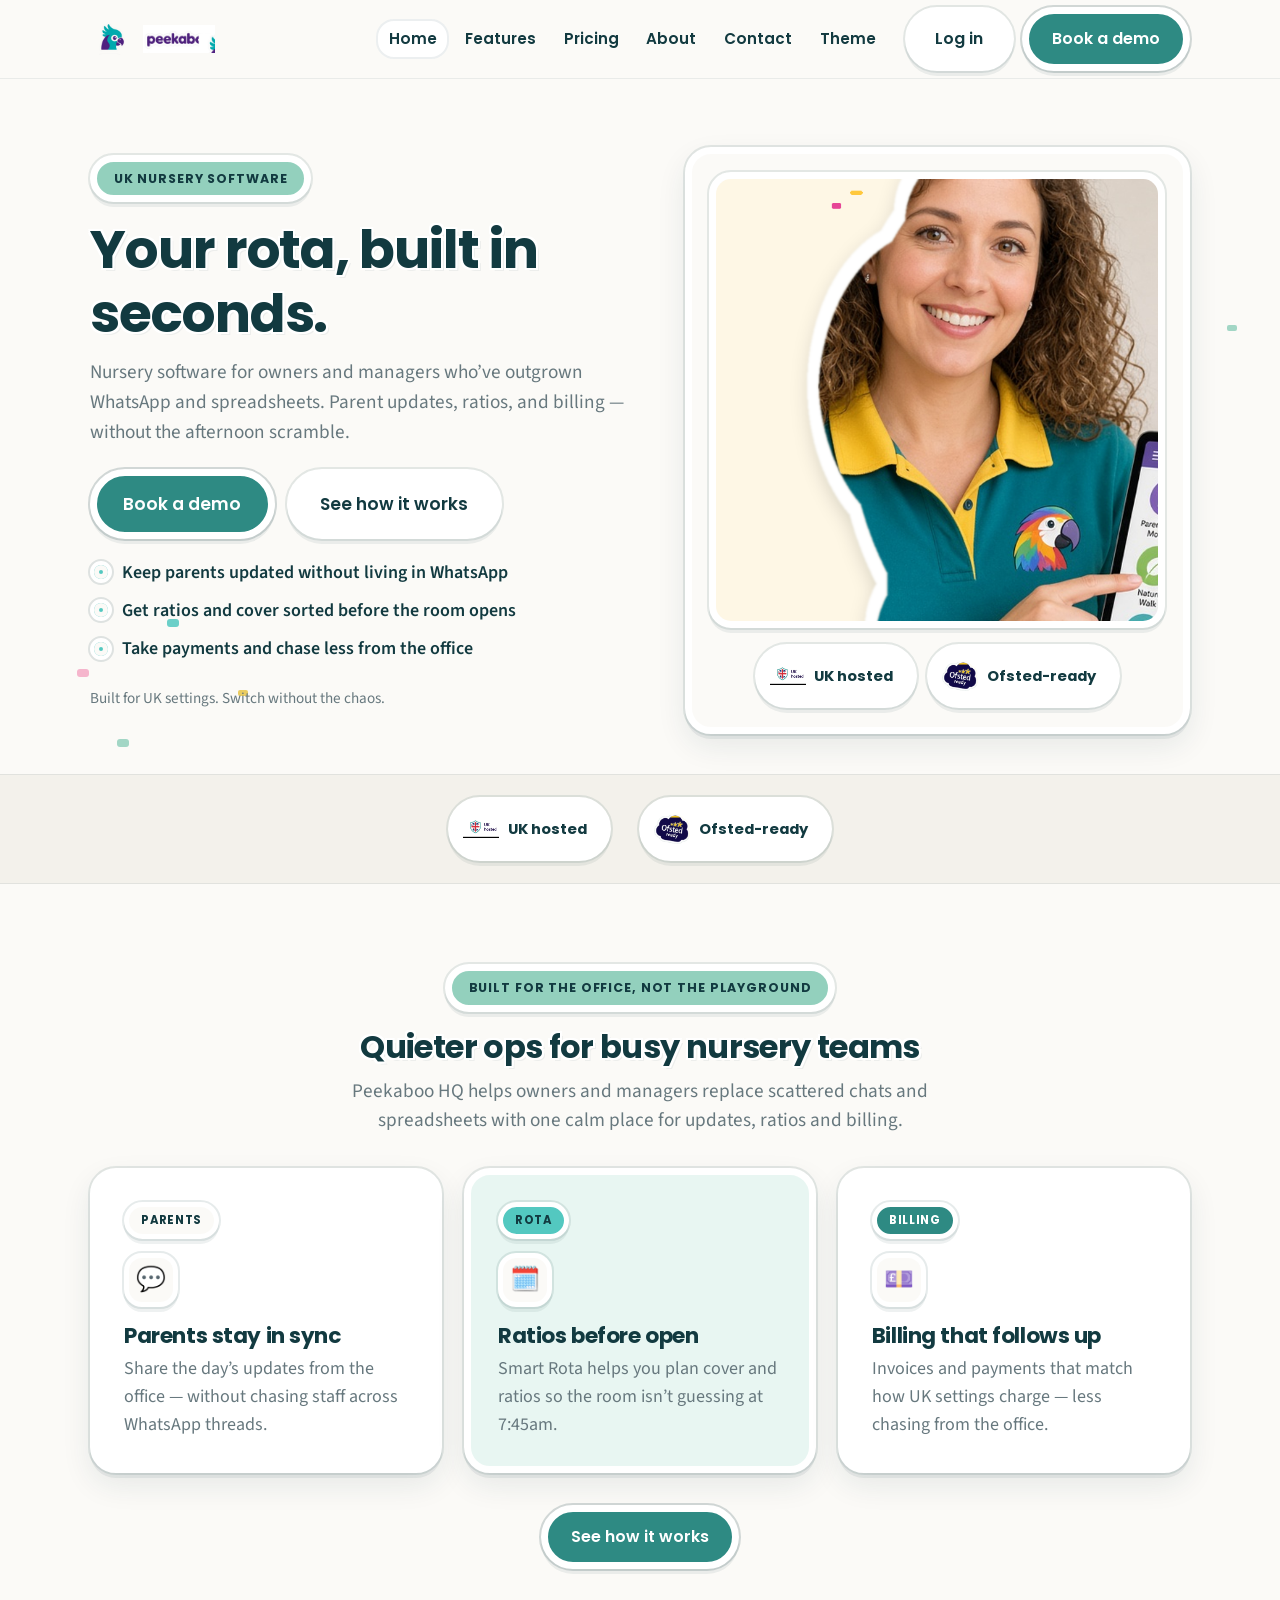
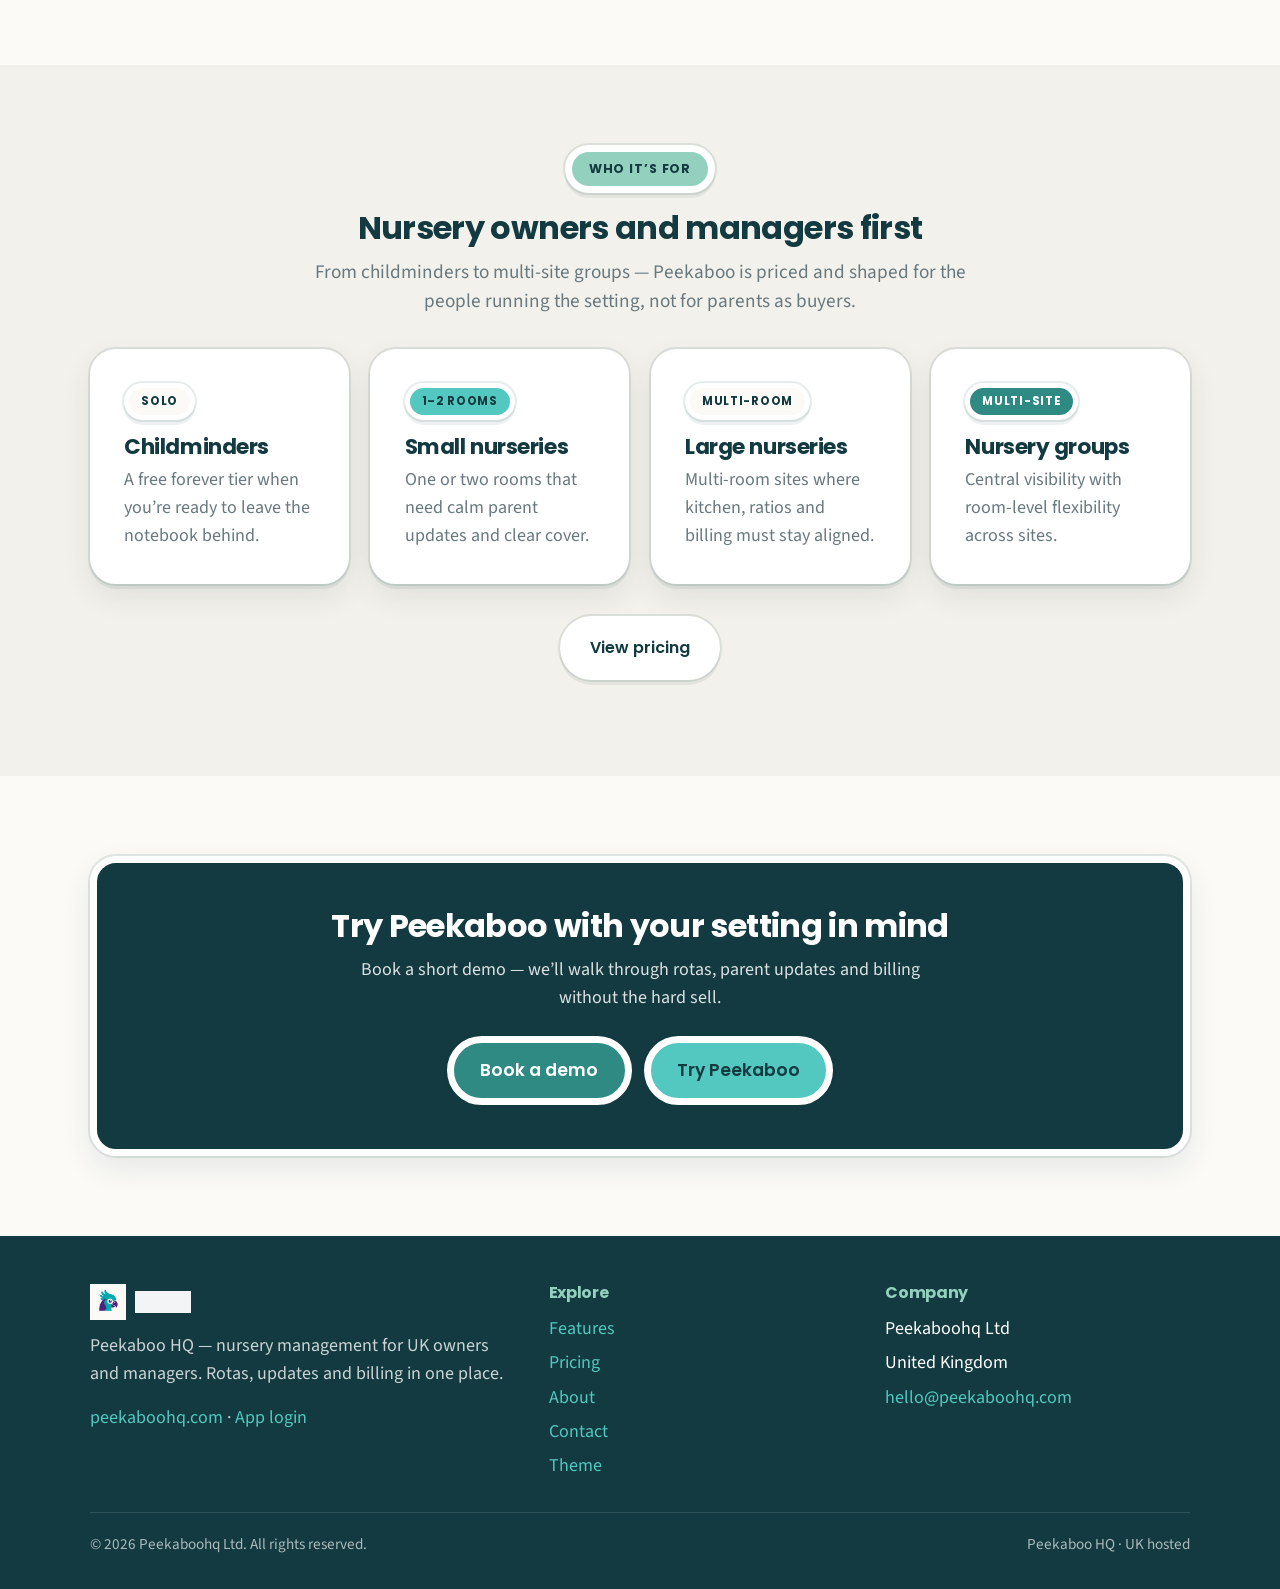
<file: index.html>
<!DOCTYPE html>
<html lang="en-GB">
<head>
  <meta charset="utf-8">
  <meta name="viewport" content="width=device-width, initial-scale=1">
  <title>Peekaboo HQ — Your rota, built in seconds</title>
  <meta name="description" content="Nursery software for owners and managers. Parent updates, ratios and billing — without the afternoon scramble. Built for UK settings.">
  <link rel="icon" href="assets/favicon.png" type="image/png">
  <link rel="apple-touch-icon" href="assets/apple-touch-icon.png">
  <link rel="preconnect" href="https://fonts.googleapis.com">
  <link rel="preconnect" href="https://fonts.gstatic.com" crossorigin>
  <link href="https://fonts.googleapis.com/css2?family=Poppins:wght@600;700&family=Source+Sans+3:wght@400;600;700&display=swap" rel="stylesheet">
  <link rel="stylesheet" href="css/styles.css">
</head>
<body>
  <a class="skip-link" href="#main">Skip to content</a>

  <header class="site-header">
    <div class="container nav">
      <a class="brand" href="index.html">
        <img class="brand__mark" src="assets/HEAD-LOGO-app-icon-1024.png" width="44" height="44" alt="">
        <img class="brand__word" src="assets/WORDMARK-peekaboo.png" alt="Peekaboo">
      </a>
      <button class="nav-toggle" type="button" aria-expanded="false" aria-controls="nav-panel" aria-label="Open menu">
        <span class="nav-toggle__bars" aria-hidden="true"></span>
      </button>
      <div class="nav__panel" id="nav-panel">
        <nav class="nav__links" aria-label="Primary">
          <a href="index.html" aria-current="page">Home</a>
          <a href="features.html">Features</a>
          <a href="pricing.html">Pricing</a>
          <a href="about.html">About</a>
          <a href="contact.html">Contact</a>
          <a href="theme.html">Theme</a>
        </nav>
        <div class="nav__cta">
          <a class="btn btn--secondary" href="https://app.peekaboohq.com">Log in</a>
          <a class="btn btn--primary" href="contact.html">Book a demo</a>
        </div>
      </div>
    </div>
  </header>

  <main id="main">
    <section class="hero hero--confetti">
      <div class="container hero__grid">
        <div>
          <p class="eyebrow">UK nursery software</p>
          <h1 class="display-outline">Your rota, built in seconds.</h1>
          <p class="lead">Nursery software for owners and managers who’ve outgrown WhatsApp and spreadsheets. Parent updates, ratios, and billing — without the afternoon scramble.</p>
          <div class="btn-row">
            <a class="btn btn--primary btn--lg" href="contact.html">Book a demo</a>
            <a class="btn btn--secondary btn--lg" href="features.html">See how it works</a>
          </div>
          <ul class="hero-bullets">
            <li>Keep parents updated without living in WhatsApp</li>
            <li>Get ratios and cover sorted before the room opens</li>
            <li>Take payments and chase less from the office</li>
          </ul>
          <p class="hero__proof">Built for UK settings. Switch without the chaos.</p>
        </div>
        <aside class="hero-sticker" aria-label="Peekaboo in the nursery office">
          <div class="hero-sticker__photo">
            <img src="assets/hero-staff.png" width="620" height="610" alt="Nursery manager using Peekaboo on a tablet">
          </div>
          <div class="hero-sticker__badges">
            <span class="trust__badge">
              <img src="assets/uk-hosted-shield.png" width="36" height="36" alt="">
              UK hosted
            </span>
            <span class="trust__badge">
              <img src="assets/ofsted-ready-cloud.png" width="36" height="36" alt="">
              Ofsted-ready
            </span>
          </div>
        </aside>
      </div>
    </section>

    <div class="trust" role="region" aria-label="Trust badges">
      <span class="trust__badge">
        <img src="assets/uk-hosted-shield.png" width="36" height="36" alt="">
        UK hosted
      </span>
      <span class="trust__badge">
        <img src="assets/ofsted-ready-cloud.png" width="36" height="36" alt="">
        Ofsted-ready
      </span>
    </div>

    <section class="section">
      <div class="container">
        <div class="center mb-2">
          <p class="eyebrow">Built for the office, not the playground</p>
          <h2 class="display-outline">Quieter ops for busy nursery teams</h2>
          <p class="lead">Peekaboo HQ helps owners and managers replace scattered chats and spreadsheets with one calm place for updates, ratios and billing.</p>
        </div>
        <div class="grid grid--3">
          <article class="card">
            <span class="chip">Parents</span>
            <div class="card__icon" aria-hidden="true">💬</div>
            <h3>Parents stay in sync</h3>
            <p>Share the day’s updates from the office — without chasing staff across WhatsApp threads.</p>
          </article>
          <article class="card card--soft">
            <span class="chip chip--accent">Rota</span>
            <div class="card__icon" aria-hidden="true">🗓️</div>
            <h3>Ratios before open</h3>
            <p>Smart Rota helps you plan cover and ratios so the room isn’t guessing at 7:45am.</p>
          </article>
          <article class="card">
            <span class="chip chip--cta">Billing</span>
            <div class="card__icon" aria-hidden="true">💷</div>
            <h3>Billing that follows up</h3>
            <p>Invoices and payments that match how UK settings charge — less chasing from the office.</p>
          </article>
        </div>
        <p class="center mt-2"><a class="btn btn--primary" href="features.html">See how it works</a></p>
      </div>
    </section>

    <section class="section section--soft">
      <div class="container">
        <div class="center mb-2">
          <p class="eyebrow">Who it’s for</p>
          <h2>Nursery owners and managers first</h2>
          <p class="lead">From childminders to multi-site groups — Peekaboo is priced and shaped for the people running the setting, not for parents as buyers.</p>
        </div>
        <div class="grid grid--4">
          <article class="card">
            <span class="chip">Solo</span>
            <h3>Childminders</h3>
            <p>A free forever tier when you’re ready to leave the notebook behind.</p>
          </article>
          <article class="card">
            <span class="chip chip--accent">1–2 rooms</span>
            <h3>Small nurseries</h3>
            <p>One or two rooms that need calm parent updates and clear cover.</p>
          </article>
          <article class="card">
            <span class="chip">Multi-room</span>
            <h3>Large nurseries</h3>
            <p>Multi-room sites where kitchen, ratios and billing must stay aligned.</p>
          </article>
          <article class="card">
            <span class="chip chip--cta">Multi-site</span>
            <h3>Nursery groups</h3>
            <p>Central visibility with room-level flexibility across sites.</p>
          </article>
        </div>
        <p class="center mt-2"><a class="btn btn--secondary" href="pricing.html">View pricing</a></p>
      </div>
    </section>

    <section class="section">
      <div class="container">
        <div class="cta-banner">
          <h2>Try Peekaboo with your setting in mind</h2>
          <p>Book a short demo — we’ll walk through rotas, parent updates and billing without the hard sell.</p>
          <div class="btn-row" style="justify-content:center;">
            <a class="btn btn--primary btn--lg" href="contact.html">Book a demo</a>
            <a class="btn btn--accent btn--lg" href="https://app.peekaboohq.com">Try Peekaboo</a>
          </div>
        </div>
      </div>
    </section>
  </main>

  <footer class="site-footer">
    <div class="container">
      <div class="footer__grid">
        <div>
          <a class="footer__brand" href="index.html">
            <img src="assets/HEAD-LOGO-app-icon-1024.png" width="36" height="36" alt="">
            <img class="word" src="assets/WORDMARK-peekaboo.png" alt="Peekaboo">
          </a>
          <p>Peekaboo HQ — nursery management for UK owners and managers. Rotas, updates and billing in one place.</p>
          <p><a href="https://peekaboohq.com/">peekaboohq.com</a> · <a href="https://app.peekaboohq.com">App login</a></p>
        </div>
        <div>
          <h4>Explore</h4>
          <ul>
            <li><a href="features.html">Features</a></li>
            <li><a href="pricing.html">Pricing</a></li>
            <li><a href="about.html">About</a></li>
            <li><a href="contact.html">Contact</a></li>
            <li><a href="theme.html">Theme</a></li>
          </ul>
        </div>
        <div>
          <h4>Company</h4>
          <ul>
            <li>Peekaboohq Ltd</li>
            <li>United Kingdom</li>
            <li><a href="mailto:hello@peekaboohq.com">hello@peekaboohq.com</a></li>
          </ul>
        </div>
      </div>
      <div class="footer__bottom">
        <span>© <span data-year>2026</span> Peekaboohq Ltd. All rights reserved.</span>
        <span>Peekaboo HQ · UK hosted</span>
      </div>
    </div>
  </footer>
  <script src="js/main.js"></script>
</body>
</html>
</file>
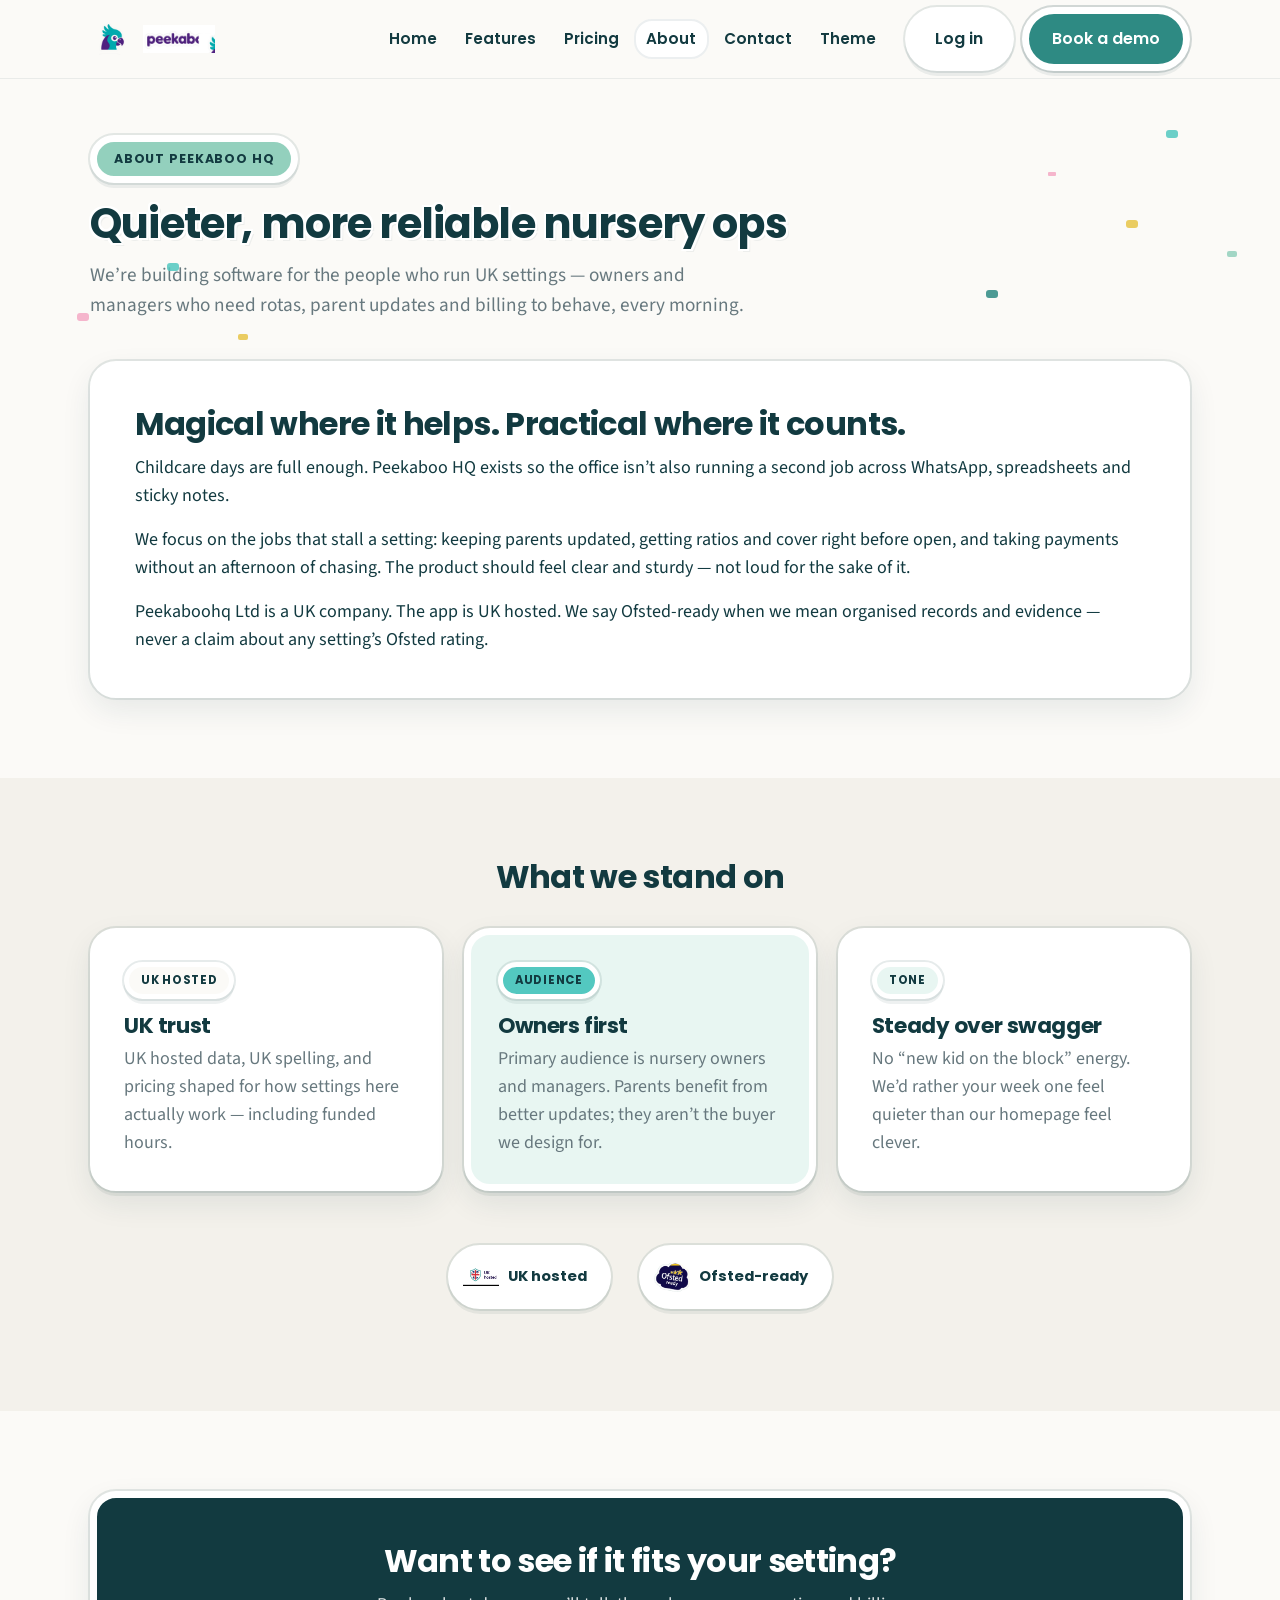
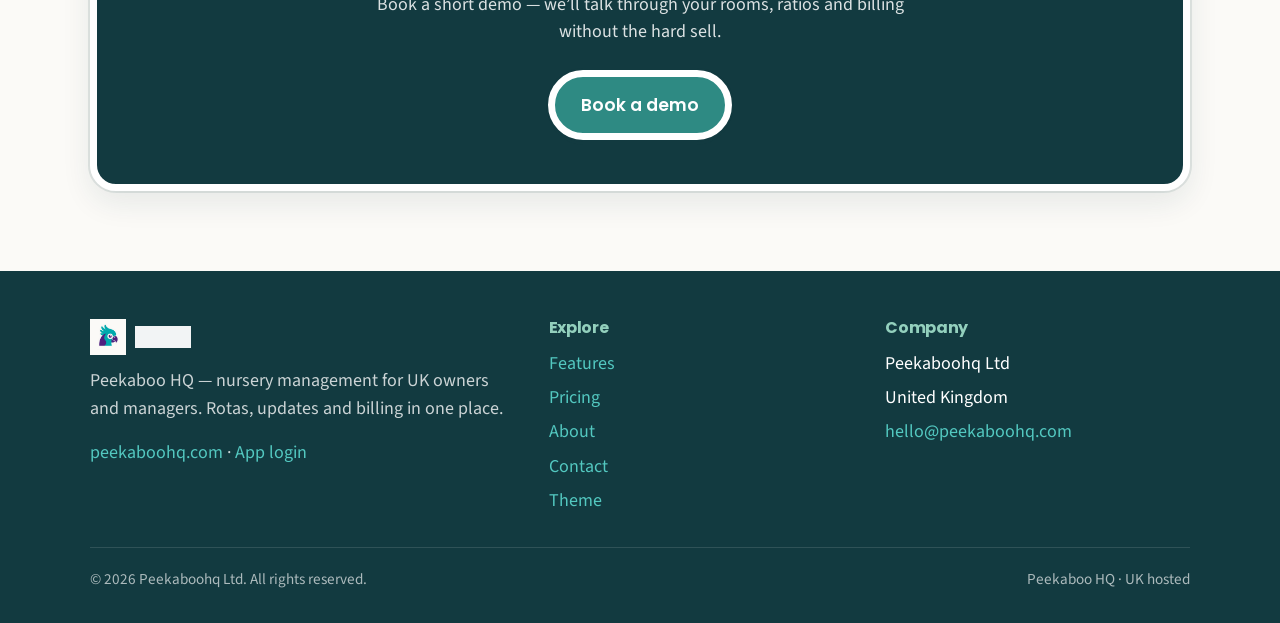
<file: about.html>
<!DOCTYPE html>
<html lang="en-GB">
<head>
  <meta charset="utf-8">
  <meta name="viewport" content="width=device-width, initial-scale=1">
  <title>About — Peekaboo HQ</title>
  <meta name="description" content="Peekaboohq Ltd builds quieter, more reliable nursery ops for UK owners and managers. UK hosted. Practical, not performative.">
  <link rel="icon" href="assets/favicon.png" type="image/png">
  <link rel="apple-touch-icon" href="assets/apple-touch-icon.png">
  <link rel="preconnect" href="https://fonts.googleapis.com">
  <link rel="preconnect" href="https://fonts.gstatic.com" crossorigin>
  <link href="https://fonts.googleapis.com/css2?family=Poppins:wght@600;700&family=Source+Sans+3:wght@400;600;700&display=swap" rel="stylesheet">
  <link rel="stylesheet" href="css/styles.css">
</head>
<body>
  <a class="skip-link" href="#main">Skip to content</a>
  <header class="site-header">
    <div class="container nav">
      <a class="brand" href="index.html">
        <img class="brand__mark" src="assets/HEAD-LOGO-app-icon-1024.png" width="44" height="44" alt="">
        <img class="brand__word" src="assets/WORDMARK-peekaboo.png" alt="Peekaboo">
      </a>
      <button class="nav-toggle" type="button" aria-expanded="false" aria-controls="nav-panel" aria-label="Open menu">
        <span class="nav-toggle__bars" aria-hidden="true"></span>
      </button>
      <div class="nav__panel" id="nav-panel">
        <nav class="nav__links" aria-label="Primary">
          <a href="index.html">Home</a>
          <a href="features.html">Features</a>
          <a href="pricing.html">Pricing</a>
          <a href="about.html" aria-current="page">About</a>
          <a href="contact.html">Contact</a>
          <a href="theme.html">Theme</a>
        </nav>
        <div class="nav__cta">
          <a class="btn btn--secondary" href="https://app.peekaboohq.com">Log in</a>
          <a class="btn btn--primary" href="contact.html">Book a demo</a>
        </div>
      </div>
    </div>
  </header>

  <main id="main">
    <section class="page-hero page-hero--confetti">
      <div class="container">
        <p class="eyebrow">About Peekaboo HQ</p>
        <h1 class="display-outline">Quieter, more reliable nursery ops</h1>
        <p class="lead">We’re building software for the people who run UK settings — owners and managers who need rotas, parent updates and billing to behave, every morning.</p>
      </div>
    </section>

    <section class="section" style="padding-top:0;">
      <div class="container">
        <div class="story-panel">
          <h2>Magical where it helps. Practical where it counts.</h2>
          <p>Childcare days are full enough. Peekaboo HQ exists so the office isn’t also running a second job across WhatsApp, spreadsheets and sticky notes.</p>
          <p>We focus on the jobs that stall a setting: keeping parents updated, getting ratios and cover right before open, and taking payments without an afternoon of chasing. The product should feel clear and sturdy — not loud for the sake of it.</p>
          <p class="mb-0">Peekaboohq Ltd is a UK company. The app is UK hosted. We say Ofsted-ready when we mean organised records and evidence — never a claim about any setting’s Ofsted rating.</p>
        </div>
      </div>
    </section>

    <section class="section section--soft">
      <div class="container">
        <div class="center mb-2">
          <h2>What we stand on</h2>
        </div>
        <div class="grid grid--3">
          <article class="card">
            <span class="chip">UK hosted</span>
            <h3>UK trust</h3>
            <p>UK hosted data, UK spelling, and pricing shaped for how settings here actually work — including funded hours.</p>
          </article>
          <article class="card card--soft">
            <span class="chip chip--accent">Audience</span>
            <h3>Owners first</h3>
            <p>Primary audience is nursery owners and managers. Parents benefit from better updates; they aren’t the buyer we design for.</p>
          </article>
          <article class="card">
            <span class="chip chip--soft">Tone</span>
            <h3>Steady over swagger</h3>
            <p>No “new kid on the block” energy. We’d rather your week one feel quieter than our homepage feel clever.</p>
          </article>
        </div>
        <div class="trust mt-2" style="border:none;background:transparent;">
          <span class="trust__badge">
            <img src="assets/uk-hosted-shield.png" width="36" height="36" alt="">
            UK hosted
          </span>
          <span class="trust__badge">
            <img src="assets/ofsted-ready-cloud.png" width="36" height="36" alt="">
            Ofsted-ready
          </span>
        </div>
      </div>
    </section>

    <section class="section">
      <div class="container">
        <div class="cta-banner">
          <h2>Want to see if it fits your setting?</h2>
          <p>Book a short demo — we’ll talk through your rooms, ratios and billing without the hard sell.</p>
          <a class="btn btn--primary btn--lg" href="contact.html">Book a demo</a>
        </div>
      </div>
    </section>
  </main>

  <footer class="site-footer">
    <div class="container">
      <div class="footer__grid">
        <div>
          <a class="footer__brand" href="index.html">
            <img src="assets/HEAD-LOGO-app-icon-1024.png" width="36" height="36" alt="">
            <img class="word" src="assets/WORDMARK-peekaboo.png" alt="Peekaboo">
          </a>
          <p>Peekaboo HQ — nursery management for UK owners and managers. Rotas, updates and billing in one place.</p>
          <p><a href="https://peekaboohq.com/">peekaboohq.com</a> · <a href="https://app.peekaboohq.com">App login</a></p>
        </div>
        <div>
          <h4>Explore</h4>
          <ul>
            <li><a href="features.html">Features</a></li>
            <li><a href="pricing.html">Pricing</a></li>
            <li><a href="about.html">About</a></li>
            <li><a href="contact.html">Contact</a></li>
            <li><a href="theme.html">Theme</a></li>
          </ul>
        </div>
        <div>
          <h4>Company</h4>
          <ul>
            <li>Peekaboohq Ltd</li>
            <li>United Kingdom</li>
            <li><a href="mailto:hello@peekaboohq.com">hello@peekaboohq.com</a></li>
          </ul>
        </div>
      </div>
      <div class="footer__bottom">
        <span>© <span data-year>2026</span> Peekaboohq Ltd. All rights reserved.</span>
        <span>Peekaboo HQ · UK hosted</span>
      </div>
    </div>
  </footer>
  <script src="js/main.js"></script>
</body>
</html>
</file>
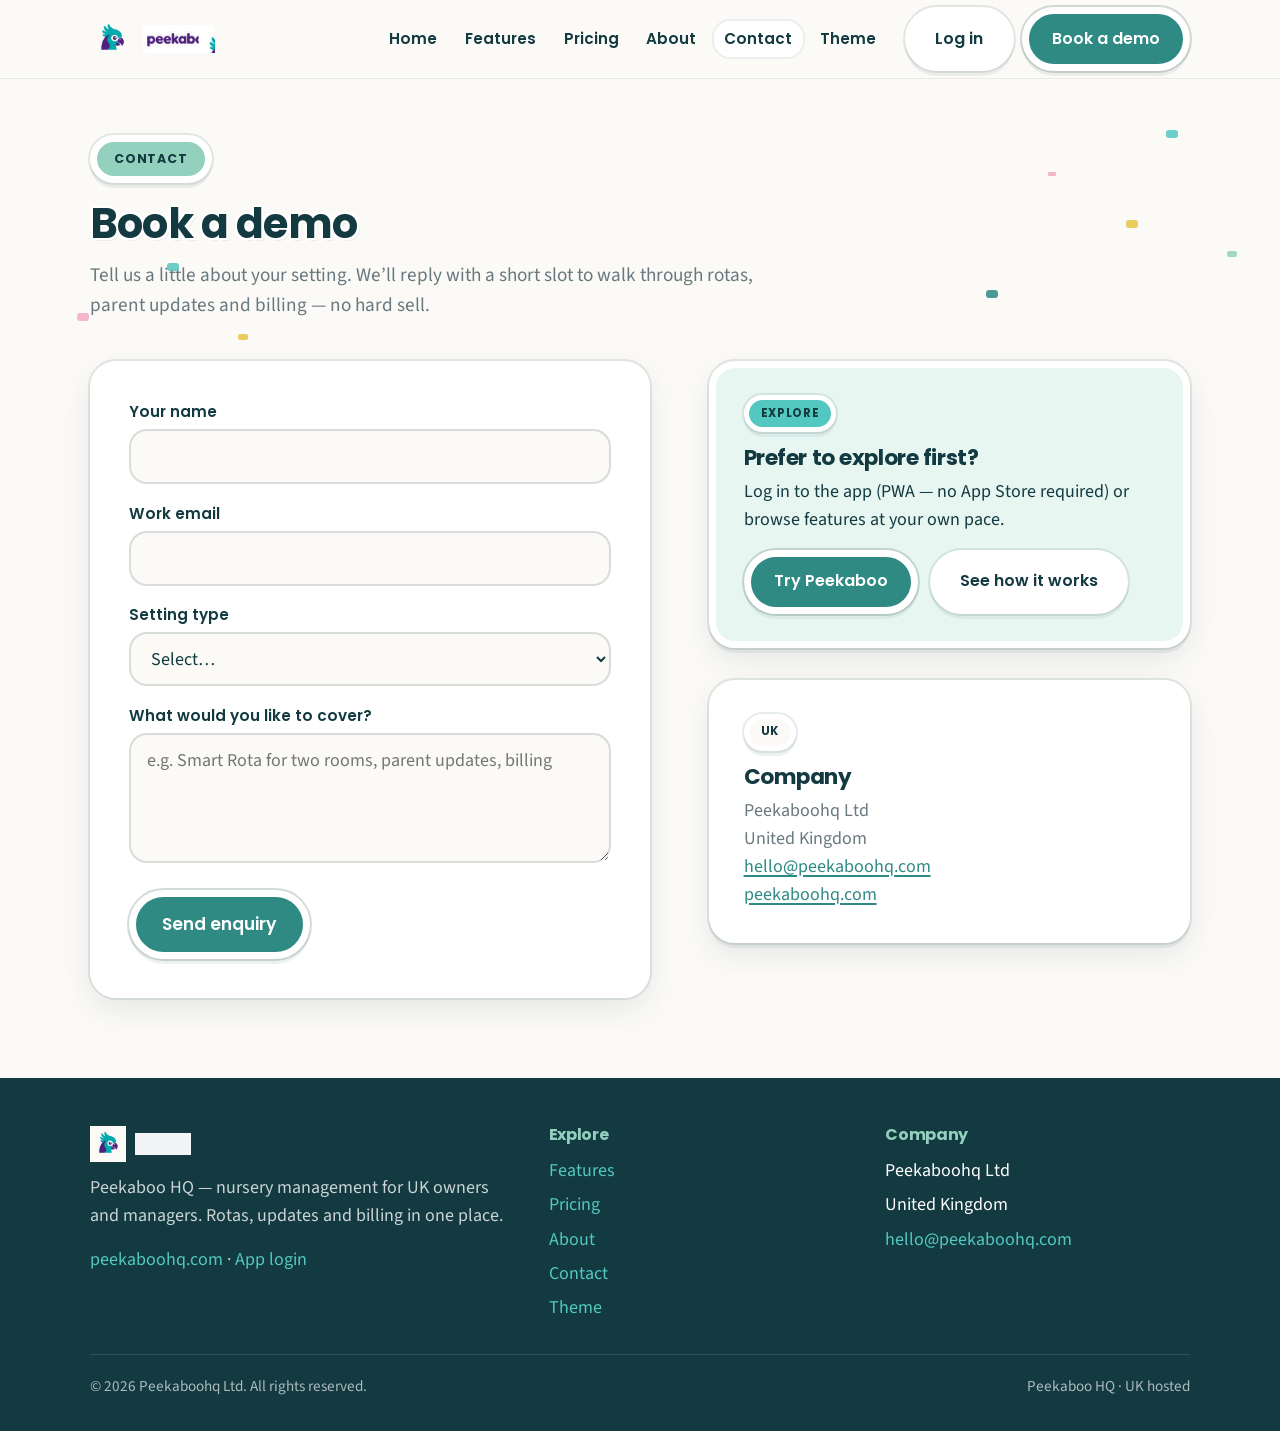
<file: contact.html>
<!DOCTYPE html>
<html lang="en-GB">
<head>
  <meta charset="utf-8">
  <meta name="viewport" content="width=device-width, initial-scale=1">
  <title>Book a demo — Peekaboo HQ</title>
  <meta name="description" content="Book a Peekaboo HQ demo or send an enquiry. Built for UK nursery owners and managers.">
  <link rel="icon" href="assets/favicon.png" type="image/png">
  <link rel="apple-touch-icon" href="assets/apple-touch-icon.png">
  <link rel="preconnect" href="https://fonts.googleapis.com">
  <link rel="preconnect" href="https://fonts.gstatic.com" crossorigin>
  <link href="https://fonts.googleapis.com/css2?family=Poppins:wght@600;700&family=Source+Sans+3:wght@400;600;700&display=swap" rel="stylesheet">
  <link rel="stylesheet" href="css/styles.css">
</head>
<body>
  <a class="skip-link" href="#main">Skip to content</a>
  <header class="site-header">
    <div class="container nav">
      <a class="brand" href="index.html">
        <img class="brand__mark" src="assets/HEAD-LOGO-app-icon-1024.png" width="44" height="44" alt="">
        <img class="brand__word" src="assets/WORDMARK-peekaboo.png" alt="Peekaboo">
      </a>
      <button class="nav-toggle" type="button" aria-expanded="false" aria-controls="nav-panel" aria-label="Open menu">
        <span class="nav-toggle__bars" aria-hidden="true"></span>
      </button>
      <div class="nav__panel" id="nav-panel">
        <nav class="nav__links" aria-label="Primary">
          <a href="index.html">Home</a>
          <a href="features.html">Features</a>
          <a href="pricing.html">Pricing</a>
          <a href="about.html">About</a>
          <a href="contact.html" aria-current="page">Contact</a>
          <a href="theme.html">Theme</a>
        </nav>
        <div class="nav__cta">
          <a class="btn btn--secondary" href="https://app.peekaboohq.com">Log in</a>
          <a class="btn btn--primary" href="contact.html">Book a demo</a>
        </div>
      </div>
    </div>
  </header>

  <main id="main">
    <section class="page-hero page-hero--confetti" id="demo">
      <div class="container">
        <p class="eyebrow">Contact</p>
        <h1 class="display-outline">Book a demo</h1>
        <p class="lead">Tell us a little about your setting. We’ll reply with a short slot to walk through rotas, parent updates and billing — no hard sell.</p>
      </div>
    </section>

    <section class="section" style="padding-top:0;">
      <div class="container" style="display:grid;grid-template-columns:1.1fr 0.9fr;gap:2rem;align-items:start;">
        <div>
          <div class="form-card" id="form-card">
            <form id="contact-form" novalidate>
              <div class="form-group">
                <label for="name">Your name</label>
                <input id="name" name="name" type="text" autocomplete="name" required>
              </div>
              <div class="form-group">
                <label for="email">Work email</label>
                <input id="email" name="email" type="email" autocomplete="email" required>
              </div>
              <div class="form-group">
                <label for="setting">Setting type</label>
                <select id="setting" name="setting" required>
                  <option value="">Select…</option>
                  <option>Childminder</option>
                  <option>Small nursery</option>
                  <option>Large nursery</option>
                  <option>Nursery group</option>
                  <option>Other</option>
                </select>
              </div>
              <div class="form-group">
                <label for="message">What would you like to cover?</label>
                <textarea id="message" name="message" required placeholder="e.g. Smart Rota for two rooms, parent updates, billing"></textarea>
              </div>
              <button class="btn btn--primary btn--lg" type="submit">Send enquiry</button>
            </form>
          </div>
          <div class="form-success" id="form-success" role="status" tabindex="-1">
            <h2>Thanks — we’ve got that</h2>
            <p>This page is static, so nothing was posted to a server. You can open your email client to send the enquiry, or email us directly.</p>
            <div class="btn-row">
              <a class="btn btn--primary" data-mailto href="mailto:hello@peekaboohq.com">Open email draft</a>
              <a class="btn btn--secondary" href="mailto:hello@peekaboohq.com">hello@peekaboohq.com</a>
            </div>
          </div>
        </div>
        <aside>
          <div class="card card--soft">
            <span class="chip chip--accent">Explore</span>
            <h3>Prefer to explore first?</h3>
            <p>Log in to the app (PWA — no App Store required) or browse features at your own pace.</p>
            <div class="btn-row">
              <a class="btn btn--primary" href="https://app.peekaboohq.com">Try Peekaboo</a>
              <a class="btn btn--secondary" href="features.html">See how it works</a>
            </div>
          </div>
          <div class="card mt-2">
            <span class="chip">UK</span>
            <h3>Company</h3>
            <p class="mb-0">Peekaboohq Ltd<br>United Kingdom<br><a href="mailto:hello@peekaboohq.com">hello@peekaboohq.com</a><br><a href="https://peekaboohq.com/">peekaboohq.com</a></p>
          </div>
        </aside>
      </div>
    </section>
  </main>

  <style>
    @media (max-width: 800px) {
      #main .section > .container { grid-template-columns: 1fr !important; }
    }
  </style>

  <footer class="site-footer">
    <div class="container">
      <div class="footer__grid">
        <div>
          <a class="footer__brand" href="index.html">
            <img src="assets/HEAD-LOGO-app-icon-1024.png" width="36" height="36" alt="">
            <img class="word" src="assets/WORDMARK-peekaboo.png" alt="Peekaboo">
          </a>
          <p>Peekaboo HQ — nursery management for UK owners and managers. Rotas, updates and billing in one place.</p>
          <p><a href="https://peekaboohq.com/">peekaboohq.com</a> · <a href="https://app.peekaboohq.com">App login</a></p>
        </div>
        <div>
          <h4>Explore</h4>
          <ul>
            <li><a href="features.html">Features</a></li>
            <li><a href="pricing.html">Pricing</a></li>
            <li><a href="about.html">About</a></li>
            <li><a href="contact.html">Contact</a></li>
            <li><a href="theme.html">Theme</a></li>
          </ul>
        </div>
        <div>
          <h4>Company</h4>
          <ul>
            <li>Peekaboohq Ltd</li>
            <li>United Kingdom</li>
            <li><a href="mailto:hello@peekaboohq.com">hello@peekaboohq.com</a></li>
          </ul>
        </div>
      </div>
      <div class="footer__bottom">
        <span>© <span data-year>2026</span> Peekaboohq Ltd. All rights reserved.</span>
        <span>Peekaboo HQ · UK hosted</span>
      </div>
    </div>
  </footer>
  <script src="js/main.js"></script>
</body>
</html>
</file>
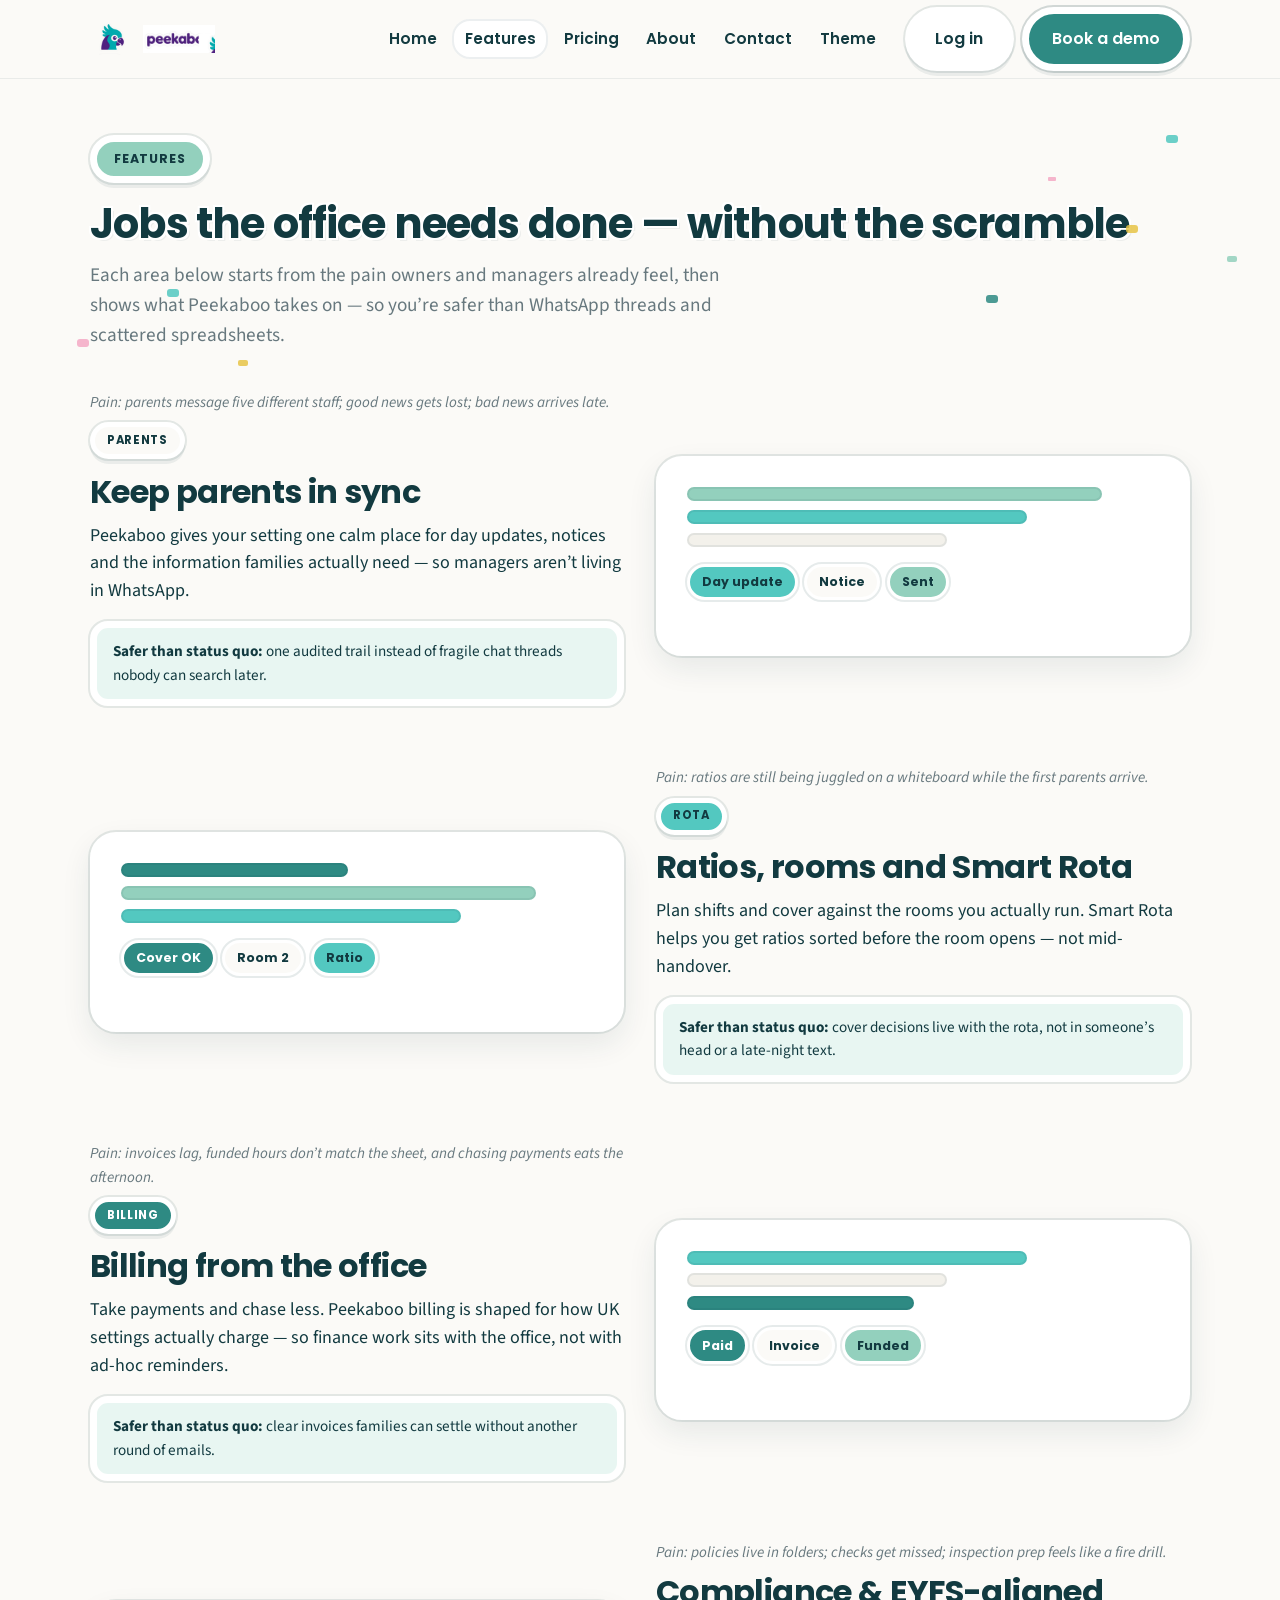
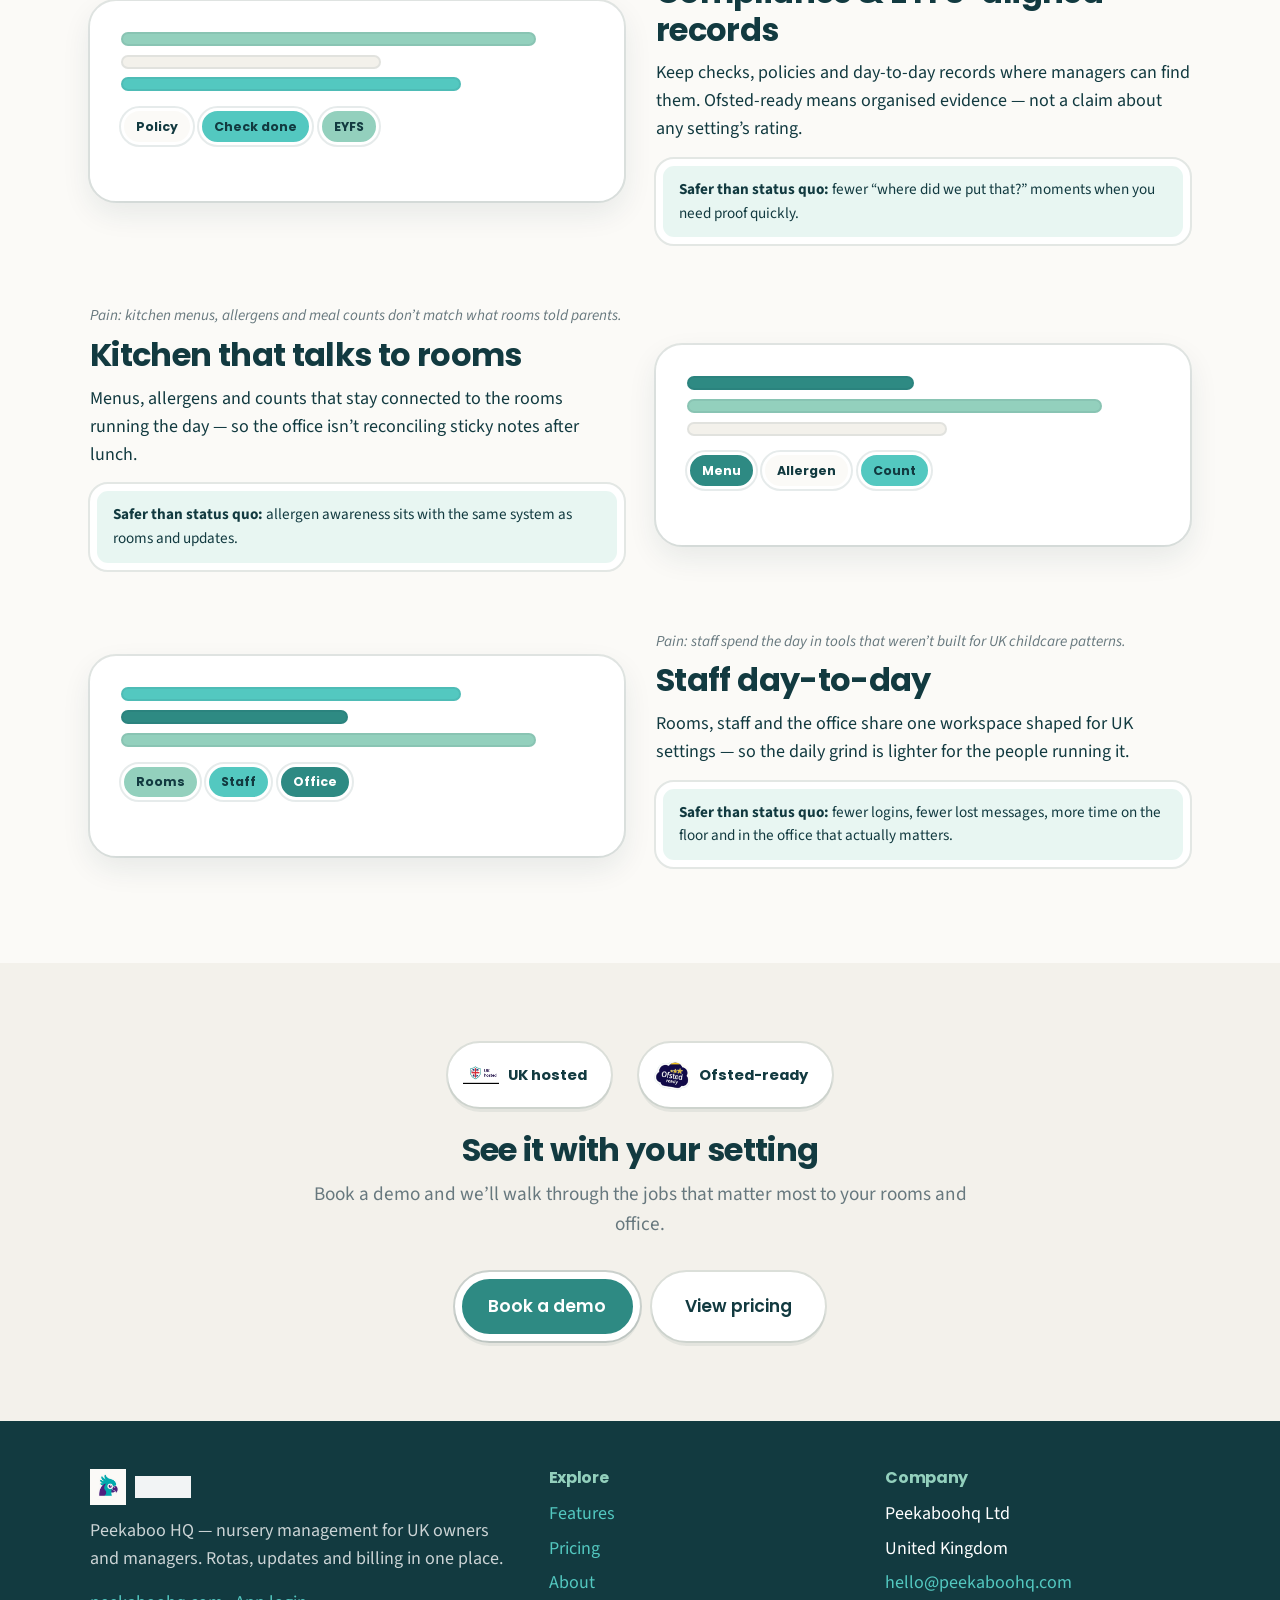
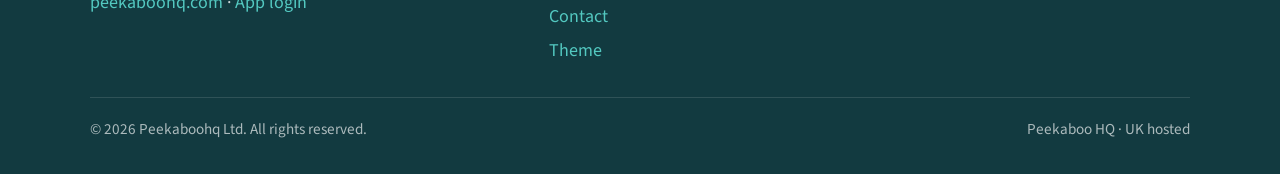
<file: features.html>
<!DOCTYPE html>
<html lang="en-GB">
<head>
  <meta charset="utf-8">
  <meta name="viewport" content="width=device-width, initial-scale=1">
  <title>Features — Peekaboo HQ</title>
  <meta name="description" content="Parent updates, Smart Rota, compliance, kitchen, rooms and billing — nursery software framed around the jobs owners and managers actually do.">
  <link rel="icon" href="assets/favicon.png" type="image/png">
  <link rel="apple-touch-icon" href="assets/apple-touch-icon.png">
  <link rel="preconnect" href="https://fonts.googleapis.com">
  <link rel="preconnect" href="https://fonts.gstatic.com" crossorigin>
  <link href="https://fonts.googleapis.com/css2?family=Poppins:wght@600;700&family=Source+Sans+3:wght@400;600;700&display=swap" rel="stylesheet">
  <link rel="stylesheet" href="css/styles.css">
</head>
<body>
  <a class="skip-link" href="#main">Skip to content</a>
  <header class="site-header">
    <div class="container nav">
      <a class="brand" href="index.html">
        <img class="brand__mark" src="assets/HEAD-LOGO-app-icon-1024.png" width="44" height="44" alt="">
        <img class="brand__word" src="assets/WORDMARK-peekaboo.png" alt="Peekaboo">
      </a>
      <button class="nav-toggle" type="button" aria-expanded="false" aria-controls="nav-panel" aria-label="Open menu">
        <span class="nav-toggle__bars" aria-hidden="true"></span>
      </button>
      <div class="nav__panel" id="nav-panel">
        <nav class="nav__links" aria-label="Primary">
          <a href="index.html">Home</a>
          <a href="features.html" aria-current="page">Features</a>
          <a href="pricing.html">Pricing</a>
          <a href="about.html">About</a>
          <a href="contact.html">Contact</a>
          <a href="theme.html">Theme</a>
        </nav>
        <div class="nav__cta">
          <a class="btn btn--secondary" href="https://app.peekaboohq.com">Log in</a>
          <a class="btn btn--primary" href="contact.html">Book a demo</a>
        </div>
      </div>
    </div>
  </header>

  <main id="main">
    <section class="page-hero page-hero--confetti">
      <div class="container">
        <p class="eyebrow">Features</p>
        <h1 class="display-outline">Jobs the office needs done — without the scramble</h1>
        <p class="lead">Each area below starts from the pain owners and managers already feel, then shows what Peekaboo takes on — so you’re safer than WhatsApp threads and scattered spreadsheets.</p>
      </div>
    </section>

    <section class="section" style="padding-top:0;">
      <div class="container">

        <div class="feature-row">
          <div class="feature-row__copy">
            <p class="pain">Pain: parents message five different staff; good news gets lost; bad news arrives late.</p>
            <span class="chip">Parents</span>
            <h2>Keep parents in sync</h2>
            <p>Peekaboo gives your setting one calm place for day updates, notices and the information families actually need — so managers aren’t living in WhatsApp.</p>
            <p class="safer"><strong>Safer than status quo:</strong> one audited trail instead of fragile chat threads nobody can search later.</p>
          </div>
          <div class="feature-visual" aria-hidden="true">
            <div class="fake-ui">
              <div class="fake-bar fake-bar--l"></div>
              <div class="fake-bar fake-bar--a"></div>
              <div class="fake-bar fake-bar--short"></div>
              <div class="fake-pills">
                <span class="fake-pill fake-pill--a">Day update</span>
                <span class="fake-pill">Notice</span>
                <span class="fake-pill fake-pill--l">Sent</span>
              </div>
            </div>
          </div>
        </div>

        <div class="feature-row feature-row--flip">
          <div class="feature-row__copy">
            <p class="pain">Pain: ratios are still being juggled on a whiteboard while the first parents arrive.</p>
            <span class="chip chip--accent">Rota</span>
            <h2>Ratios, rooms and Smart Rota</h2>
            <p>Plan shifts and cover against the rooms you actually run. Smart Rota helps you get ratios sorted before the room opens — not mid-handover.</p>
            <p class="safer"><strong>Safer than status quo:</strong> cover decisions live with the rota, not in someone’s head or a late-night text.</p>
          </div>
          <div class="feature-visual" aria-hidden="true">
            <div class="fake-ui">
              <div class="fake-bar fake-bar--c"></div>
              <div class="fake-bar fake-bar--l"></div>
              <div class="fake-bar fake-bar--a"></div>
              <div class="fake-pills">
                <span class="fake-pill fake-pill--c">Cover OK</span>
                <span class="fake-pill">Room 2</span>
                <span class="fake-pill fake-pill--a">Ratio</span>
              </div>
            </div>
          </div>
        </div>

        <div class="feature-row">
          <div class="feature-row__copy">
            <p class="pain">Pain: invoices lag, funded hours don’t match the sheet, and chasing payments eats the afternoon.</p>
            <span class="chip chip--cta">Billing</span>
            <h2>Billing from the office</h2>
            <p>Take payments and chase less. Peekaboo billing is shaped for how UK settings actually charge — so finance work sits with the office, not with ad-hoc reminders.</p>
            <p class="safer"><strong>Safer than status quo:</strong> clear invoices families can settle without another round of emails.</p>
          </div>
          <div class="feature-visual" aria-hidden="true">
            <div class="fake-ui">
              <div class="fake-bar fake-bar--a"></div>
              <div class="fake-bar fake-bar--short"></div>
              <div class="fake-bar fake-bar--c"></div>
              <div class="fake-pills">
                <span class="fake-pill fake-pill--c">Paid</span>
                <span class="fake-pill">Invoice</span>
                <span class="fake-pill fake-pill--l">Funded</span>
              </div>
            </div>
          </div>
        </div>

        <div class="feature-row feature-row--flip">
          <div class="feature-row__copy">
            <p class="pain">Pain: policies live in folders; checks get missed; inspection prep feels like a fire drill.</p>
            <h2>Compliance &amp; EYFS-aligned records</h2>
            <p>Keep checks, policies and day-to-day records where managers can find them. Ofsted-ready means organised evidence — not a claim about any setting’s rating.</p>
            <p class="safer"><strong>Safer than status quo:</strong> fewer “where did we put that?” moments when you need proof quickly.</p>
          </div>
          <div class="feature-visual" aria-hidden="true">
            <div class="fake-ui">
              <div class="fake-bar fake-bar--l"></div>
              <div class="fake-bar fake-bar--short"></div>
              <div class="fake-bar fake-bar--a"></div>
              <div class="fake-pills">
                <span class="fake-pill">Policy</span>
                <span class="fake-pill fake-pill--a">Check done</span>
                <span class="fake-pill fake-pill--l">EYFS</span>
              </div>
            </div>
          </div>
        </div>

        <div class="feature-row">
          <div class="feature-row__copy">
            <p class="pain">Pain: kitchen menus, allergens and meal counts don’t match what rooms told parents.</p>
            <h2>Kitchen that talks to rooms</h2>
            <p>Menus, allergens and counts that stay connected to the rooms running the day — so the office isn’t reconciling sticky notes after lunch.</p>
            <p class="safer"><strong>Safer than status quo:</strong> allergen awareness sits with the same system as rooms and updates.</p>
          </div>
          <div class="feature-visual" aria-hidden="true">
            <div class="fake-ui">
              <div class="fake-bar fake-bar--c"></div>
              <div class="fake-bar fake-bar--l"></div>
              <div class="fake-bar fake-bar--short"></div>
              <div class="fake-pills">
                <span class="fake-pill fake-pill--c">Menu</span>
                <span class="fake-pill">Allergen</span>
                <span class="fake-pill fake-pill--a">Count</span>
              </div>
            </div>
          </div>
        </div>

        <div class="feature-row feature-row--flip">
          <div class="feature-row__copy">
            <p class="pain">Pain: staff spend the day in tools that weren’t built for UK childcare patterns.</p>
            <h2>Staff day-to-day</h2>
            <p>Rooms, staff and the office share one workspace shaped for UK settings — so the daily grind is lighter for the people running it.</p>
            <p class="safer"><strong>Safer than status quo:</strong> fewer logins, fewer lost messages, more time on the floor and in the office that actually matters.</p>
          </div>
          <div class="feature-visual" aria-hidden="true">
            <div class="fake-ui">
              <div class="fake-bar fake-bar--a"></div>
              <div class="fake-bar fake-bar--c"></div>
              <div class="fake-bar fake-bar--l"></div>
              <div class="fake-pills">
                <span class="fake-pill fake-pill--l">Rooms</span>
                <span class="fake-pill fake-pill--a">Staff</span>
                <span class="fake-pill fake-pill--c">Office</span>
              </div>
            </div>
          </div>
        </div>

      </div>
    </section>

    <section class="section section--soft">
      <div class="container center">
        <div class="trust" style="border:none;background:transparent;padding:0 0 1.5rem;">
          <span class="trust__badge">
            <img src="assets/uk-hosted-shield.png" width="36" height="36" alt="">
            UK hosted
          </span>
          <span class="trust__badge">
            <img src="assets/ofsted-ready-cloud.png" width="36" height="36" alt="">
            Ofsted-ready
          </span>
        </div>
        <h2>See it with your setting</h2>
        <p class="lead mb-2">Book a demo and we’ll walk through the jobs that matter most to your rooms and office.</p>
        <div class="btn-row" style="justify-content:center;">
          <a class="btn btn--primary btn--lg" href="contact.html">Book a demo</a>
          <a class="btn btn--secondary btn--lg" href="pricing.html">View pricing</a>
        </div>
      </div>
    </section>
  </main>

  <footer class="site-footer">
    <div class="container">
      <div class="footer__grid">
        <div>
          <a class="footer__brand" href="index.html">
            <img src="assets/HEAD-LOGO-app-icon-1024.png" width="36" height="36" alt="">
            <img class="word" src="assets/WORDMARK-peekaboo.png" alt="Peekaboo">
          </a>
          <p>Peekaboo HQ — nursery management for UK owners and managers. Rotas, updates and billing in one place.</p>
          <p><a href="https://peekaboohq.com/">peekaboohq.com</a> · <a href="https://app.peekaboohq.com">App login</a></p>
        </div>
        <div>
          <h4>Explore</h4>
          <ul>
            <li><a href="features.html">Features</a></li>
            <li><a href="pricing.html">Pricing</a></li>
            <li><a href="about.html">About</a></li>
            <li><a href="contact.html">Contact</a></li>
            <li><a href="theme.html">Theme</a></li>
          </ul>
        </div>
        <div>
          <h4>Company</h4>
          <ul>
            <li>Peekaboohq Ltd</li>
            <li>United Kingdom</li>
            <li><a href="mailto:hello@peekaboohq.com">hello@peekaboohq.com</a></li>
          </ul>
        </div>
      </div>
      <div class="footer__bottom">
        <span>© <span data-year>2026</span> Peekaboohq Ltd. All rights reserved.</span>
        <span>Peekaboo HQ · UK hosted</span>
      </div>
    </div>
  </footer>
  <script src="js/main.js"></script>
</body>
</html>
</file>
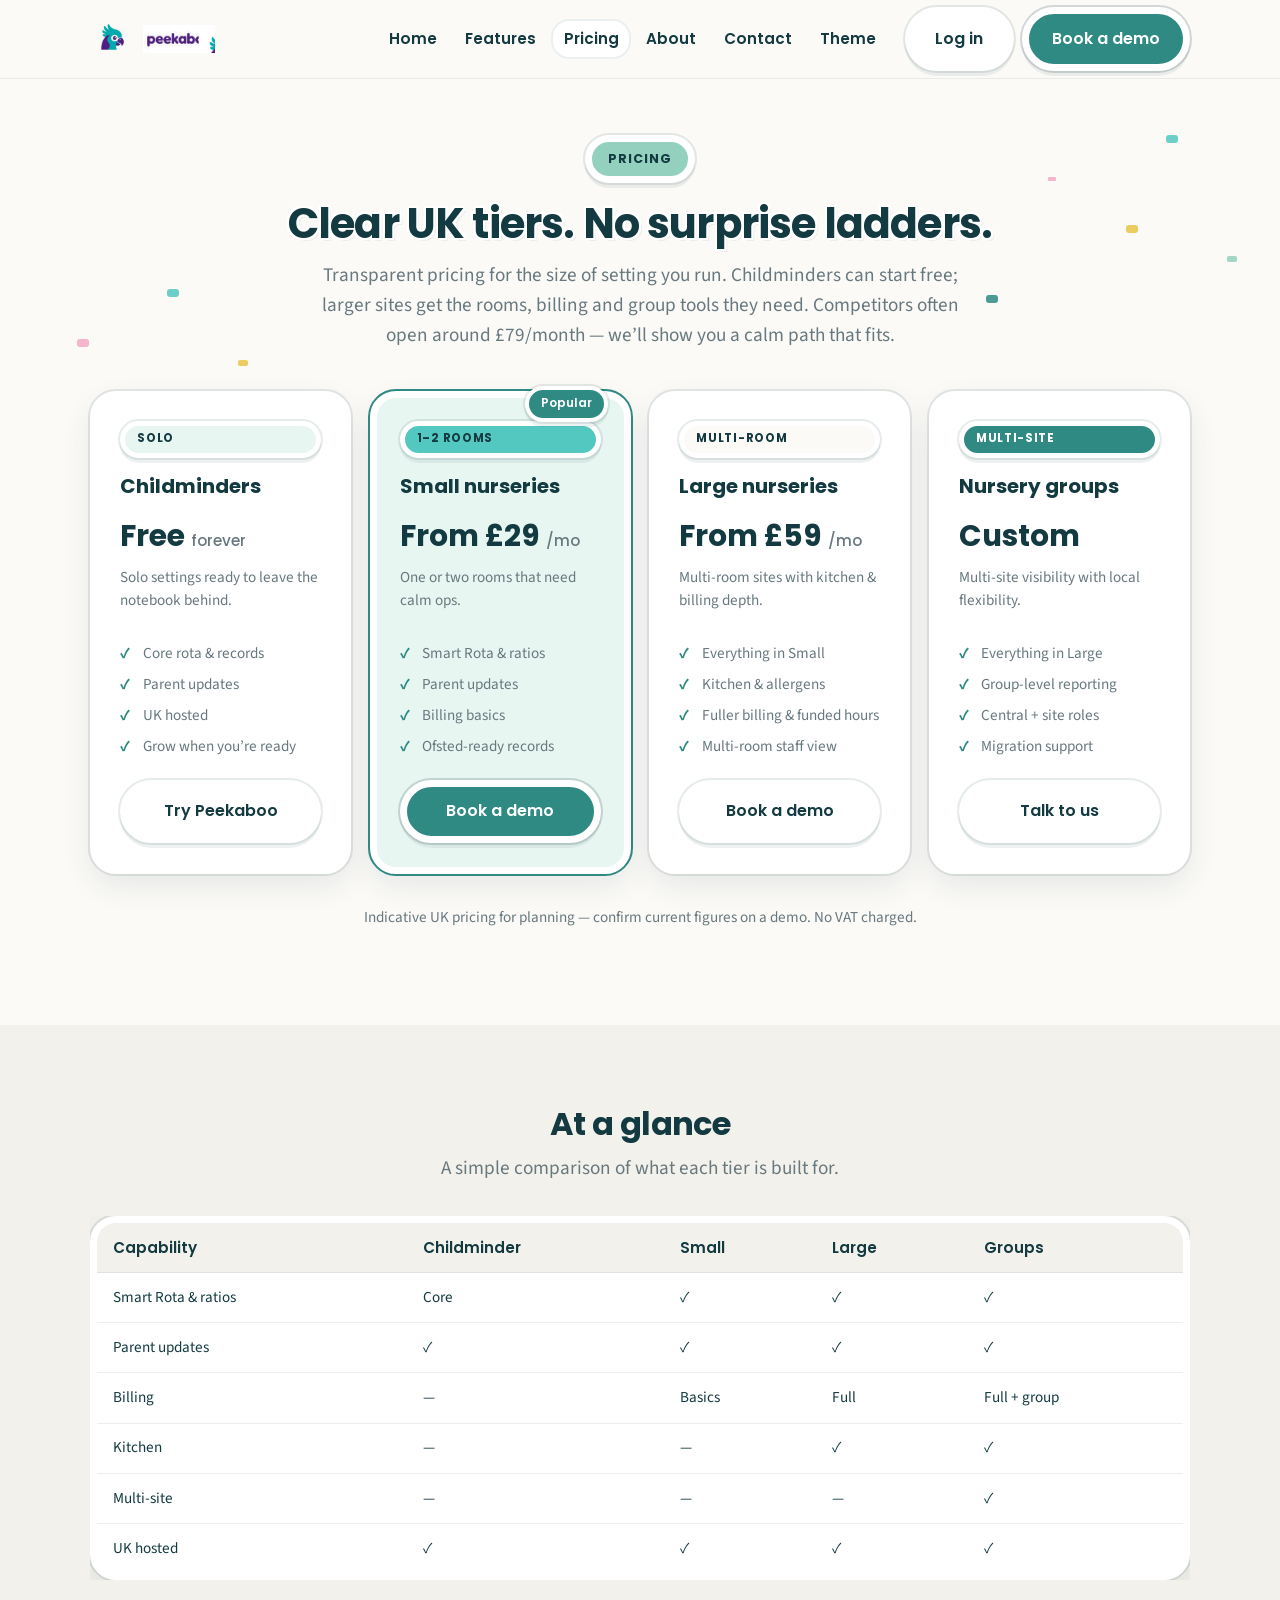
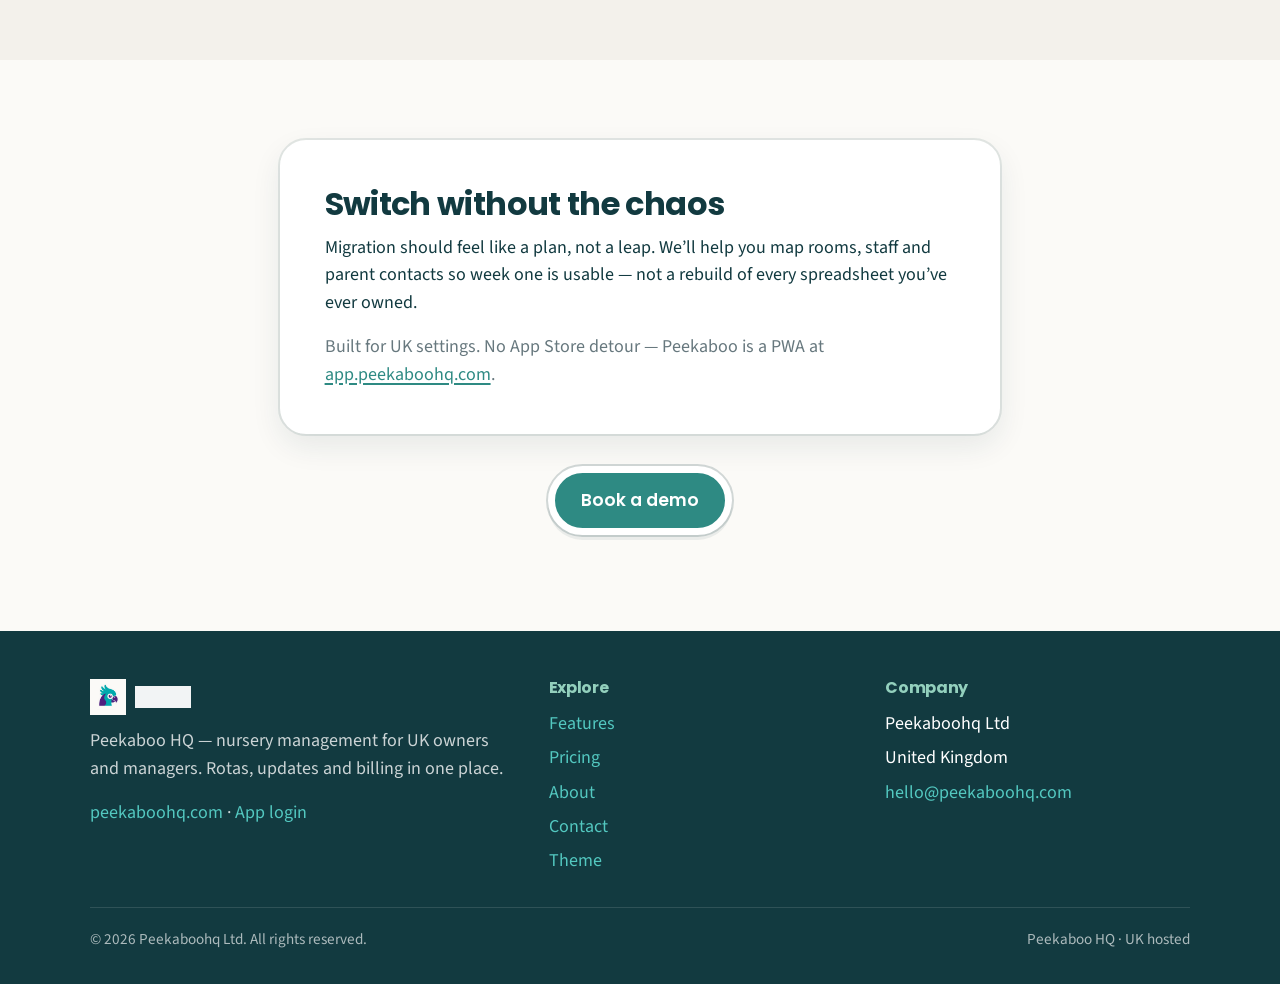
<file: pricing.html>
<!DOCTYPE html>
<html lang="en-GB">
<head>
  <meta charset="utf-8">
  <meta name="viewport" content="width=device-width, initial-scale=1">
  <title>Pricing — Peekaboo HQ</title>
  <meta name="description" content="Transparent UK pricing for childminders, small nurseries, large nurseries and nursery groups. Start free where it fits — switch without the chaos.">
  <link rel="icon" href="assets/favicon.png" type="image/png">
  <link rel="apple-touch-icon" href="assets/apple-touch-icon.png">
  <link rel="preconnect" href="https://fonts.googleapis.com">
  <link rel="preconnect" href="https://fonts.gstatic.com" crossorigin>
  <link href="https://fonts.googleapis.com/css2?family=Poppins:wght@600;700&family=Source+Sans+3:wght@400;600;700&display=swap" rel="stylesheet">
  <link rel="stylesheet" href="css/styles.css">
</head>
<body>
  <a class="skip-link" href="#main">Skip to content</a>
  <header class="site-header">
    <div class="container nav">
      <a class="brand" href="index.html">
        <img class="brand__mark" src="assets/HEAD-LOGO-app-icon-1024.png" width="44" height="44" alt="">
        <img class="brand__word" src="assets/WORDMARK-peekaboo.png" alt="Peekaboo">
      </a>
      <button class="nav-toggle" type="button" aria-expanded="false" aria-controls="nav-panel" aria-label="Open menu">
        <span class="nav-toggle__bars" aria-hidden="true"></span>
      </button>
      <div class="nav__panel" id="nav-panel">
        <nav class="nav__links" aria-label="Primary">
          <a href="index.html">Home</a>
          <a href="features.html">Features</a>
          <a href="pricing.html" aria-current="page">Pricing</a>
          <a href="about.html">About</a>
          <a href="contact.html">Contact</a>
          <a href="theme.html">Theme</a>
        </nav>
        <div class="nav__cta">
          <a class="btn btn--secondary" href="https://app.peekaboohq.com">Log in</a>
          <a class="btn btn--primary" href="contact.html">Book a demo</a>
        </div>
      </div>
    </div>
  </header>

  <main id="main">
    <section class="page-hero page-hero--confetti">
      <div class="container center">
        <p class="eyebrow">Pricing</p>
        <h1 class="display-outline">Clear UK tiers. No surprise ladders.</h1>
        <p class="lead">Transparent pricing for the size of setting you run. Childminders can start free; larger sites get the rooms, billing and group tools they need. Competitors often open around £79/month — we’ll show you a calm path that fits.</p>
      </div>
    </section>

    <section class="section" style="padding-top:0;">
      <div class="container">
        <div class="price-grid">
          <article class="price-card">
            <span class="chip chip--soft">Solo</span>
            <p class="price-card__tier">Childminders</p>
            <p class="price-card__price">Free <small>forever</small></p>
            <p style="font-size:0.95rem;color:var(--muted);">Solo settings ready to leave the notebook behind.</p>
            <ul>
              <li>Core rota &amp; records</li>
              <li>Parent updates</li>
              <li>UK hosted</li>
              <li>Grow when you’re ready</li>
            </ul>
            <a class="btn btn--secondary" href="https://app.peekaboohq.com">Try Peekaboo</a>
          </article>

          <article class="price-card price-card--featured">
            <span class="price-card__badge">Popular</span>
            <span class="chip chip--accent">1–2 rooms</span>
            <p class="price-card__tier">Small nurseries</p>
            <p class="price-card__price">From £29 <small>/mo</small></p>
            <p style="font-size:0.95rem;color:var(--muted);">One or two rooms that need calm ops.</p>
            <ul>
              <li>Smart Rota &amp; ratios</li>
              <li>Parent updates</li>
              <li>Billing basics</li>
              <li>Ofsted-ready records</li>
            </ul>
            <a class="btn btn--primary" href="contact.html">Book a demo</a>
          </article>

          <article class="price-card">
            <span class="chip">Multi-room</span>
            <p class="price-card__tier">Large nurseries</p>
            <p class="price-card__price">From £59 <small>/mo</small></p>
            <p style="font-size:0.95rem;color:var(--muted);">Multi-room sites with kitchen &amp; billing depth.</p>
            <ul>
              <li>Everything in Small</li>
              <li>Kitchen &amp; allergens</li>
              <li>Fuller billing &amp; funded hours</li>
              <li>Multi-room staff view</li>
            </ul>
            <a class="btn btn--secondary" href="contact.html">Book a demo</a>
          </article>

          <article class="price-card">
            <span class="chip chip--cta">Multi-site</span>
            <p class="price-card__tier">Nursery groups</p>
            <p class="price-card__price">Custom</p>
            <p style="font-size:0.95rem;color:var(--muted);">Multi-site visibility with local flexibility.</p>
            <ul>
              <li>Everything in Large</li>
              <li>Group-level reporting</li>
              <li>Central + site roles</li>
              <li>Migration support</li>
            </ul>
            <a class="btn btn--secondary" href="contact.html">Talk to us</a>
          </article>
        </div>
        <p class="center mt-2" style="font-size:0.95rem;color:var(--muted);">Indicative UK pricing for planning — confirm current figures on a demo. No VAT charged.</p>
      </div>
    </section>

    <section class="section section--soft">
      <div class="container">
        <div class="center mb-2">
          <h2>At a glance</h2>
          <p class="lead">A simple comparison of what each tier is built for.</p>
        </div>
        <div class="compare-wrap">
          <table class="compare">
            <thead>
              <tr>
                <th scope="col">Capability</th>
                <th scope="col">Childminder</th>
                <th scope="col">Small</th>
                <th scope="col">Large</th>
                <th scope="col">Groups</th>
              </tr>
            </thead>
            <tbody>
              <tr>
                <td>Smart Rota &amp; ratios</td>
                <td>Core</td>
                <td>✓</td>
                <td>✓</td>
                <td>✓</td>
              </tr>
              <tr>
                <td>Parent updates</td>
                <td>✓</td>
                <td>✓</td>
                <td>✓</td>
                <td>✓</td>
              </tr>
              <tr>
                <td>Billing</td>
                <td>—</td>
                <td>Basics</td>
                <td>Full</td>
                <td>Full + group</td>
              </tr>
              <tr>
                <td>Kitchen</td>
                <td>—</td>
                <td>—</td>
                <td>✓</td>
                <td>✓</td>
              </tr>
              <tr>
                <td>Multi-site</td>
                <td>—</td>
                <td>—</td>
                <td>—</td>
                <td>✓</td>
              </tr>
              <tr>
                <td>UK hosted</td>
                <td>✓</td>
                <td>✓</td>
                <td>✓</td>
                <td>✓</td>
              </tr>
            </tbody>
          </table>
        </div>
      </div>
    </section>

    <section class="section">
      <div class="container">
        <div class="story-panel" style="max-width:720px;margin-inline:auto;">
          <h2>Switch without the chaos</h2>
          <p>Migration should feel like a plan, not a leap. We’ll help you map rooms, staff and parent contacts so week one is usable — not a rebuild of every spreadsheet you’ve ever owned.</p>
          <p class="mb-0" style="color:var(--muted);">Built for UK settings. No App Store detour — Peekaboo is a PWA at <a href="https://app.peekaboohq.com">app.peekaboohq.com</a>.</p>
        </div>
        <p class="center mt-2">
          <a class="btn btn--primary btn--lg" href="contact.html">Book a demo</a>
        </p>
      </div>
    </section>
  </main>

  <footer class="site-footer">
    <div class="container">
      <div class="footer__grid">
        <div>
          <a class="footer__brand" href="index.html">
            <img src="assets/HEAD-LOGO-app-icon-1024.png" width="36" height="36" alt="">
            <img class="word" src="assets/WORDMARK-peekaboo.png" alt="Peekaboo">
          </a>
          <p>Peekaboo HQ — nursery management for UK owners and managers. Rotas, updates and billing in one place.</p>
          <p><a href="https://peekaboohq.com/">peekaboohq.com</a> · <a href="https://app.peekaboohq.com">App login</a></p>
        </div>
        <div>
          <h4>Explore</h4>
          <ul>
            <li><a href="features.html">Features</a></li>
            <li><a href="pricing.html">Pricing</a></li>
            <li><a href="about.html">About</a></li>
            <li><a href="contact.html">Contact</a></li>
            <li><a href="theme.html">Theme</a></li>
          </ul>
        </div>
        <div>
          <h4>Company</h4>
          <ul>
            <li>Peekaboohq Ltd</li>
            <li>United Kingdom</li>
            <li><a href="mailto:hello@peekaboohq.com">hello@peekaboohq.com</a></li>
          </ul>
        </div>
      </div>
      <div class="footer__bottom">
        <span>© <span data-year>2026</span> Peekaboohq Ltd. All rights reserved.</span>
        <span>Peekaboo HQ · UK hosted</span>
      </div>
    </div>
  </footer>
  <script src="js/main.js"></script>
</body>
</html>
</file>
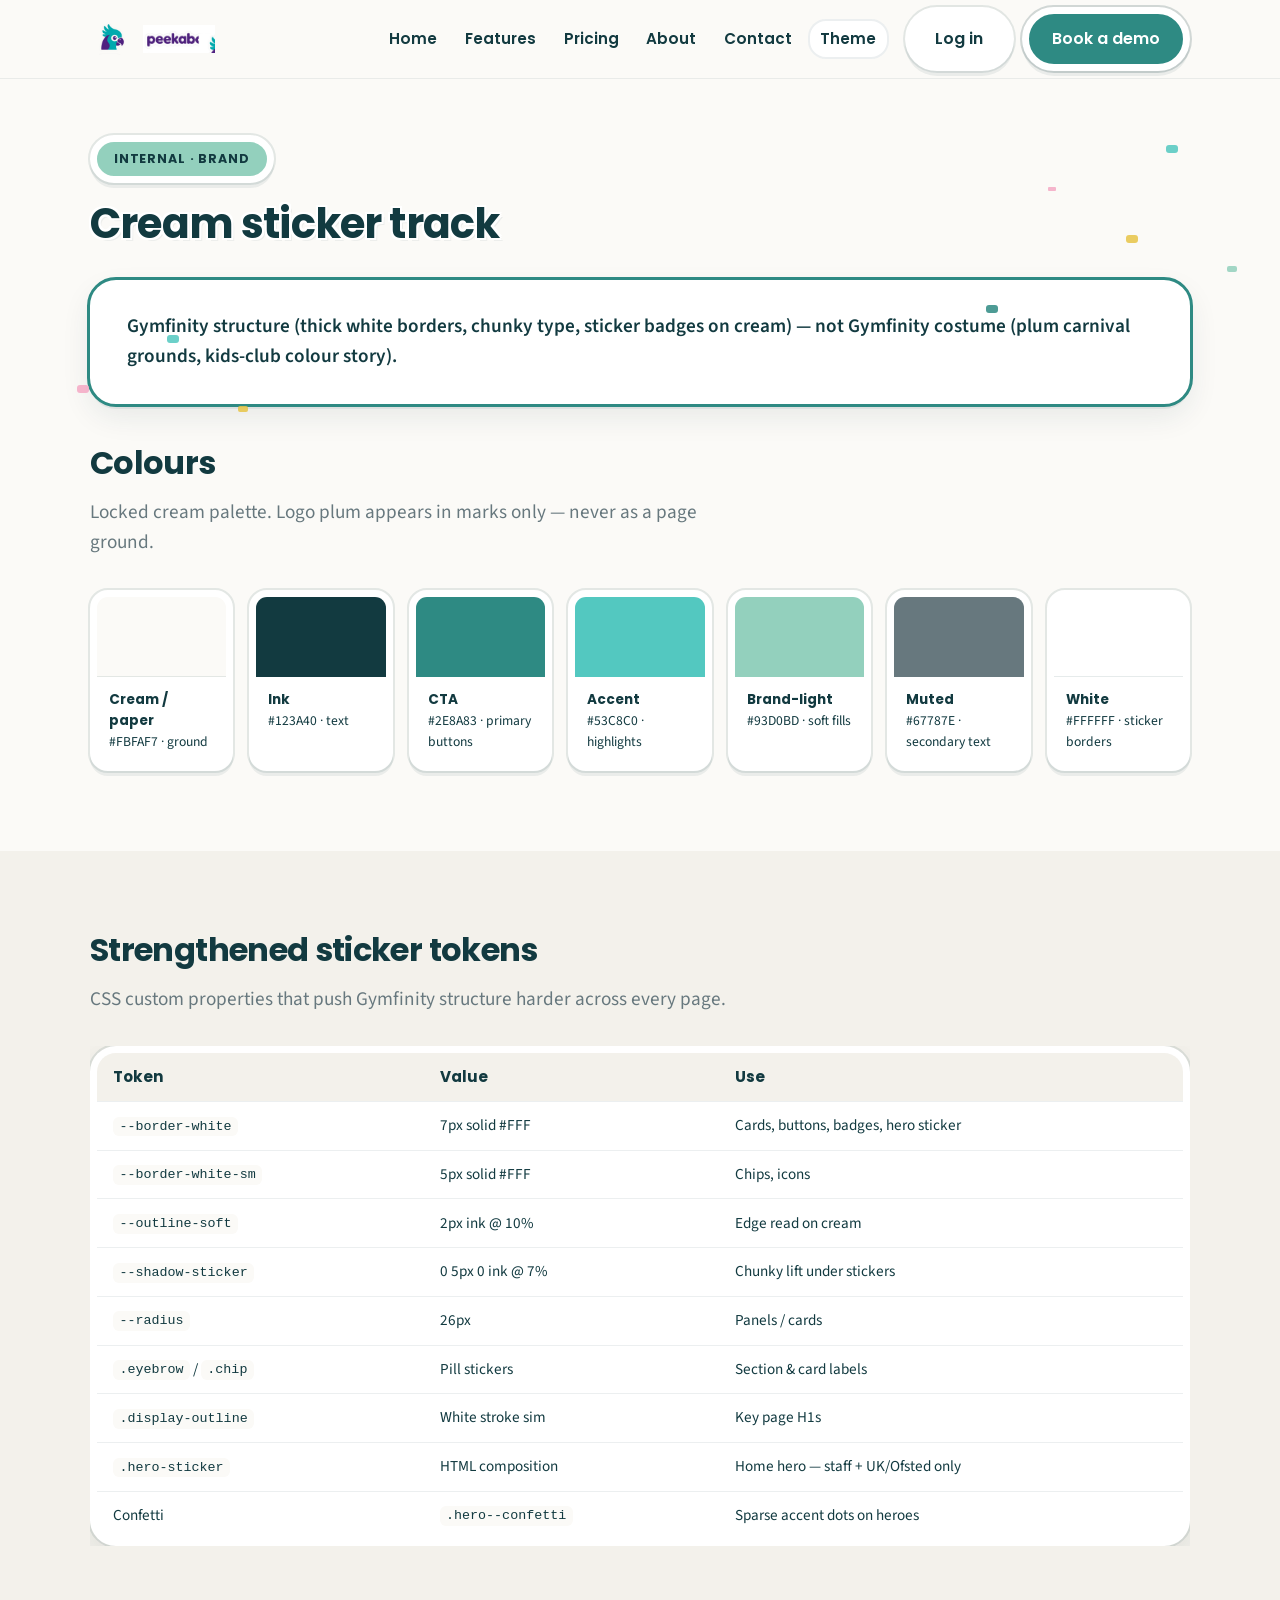
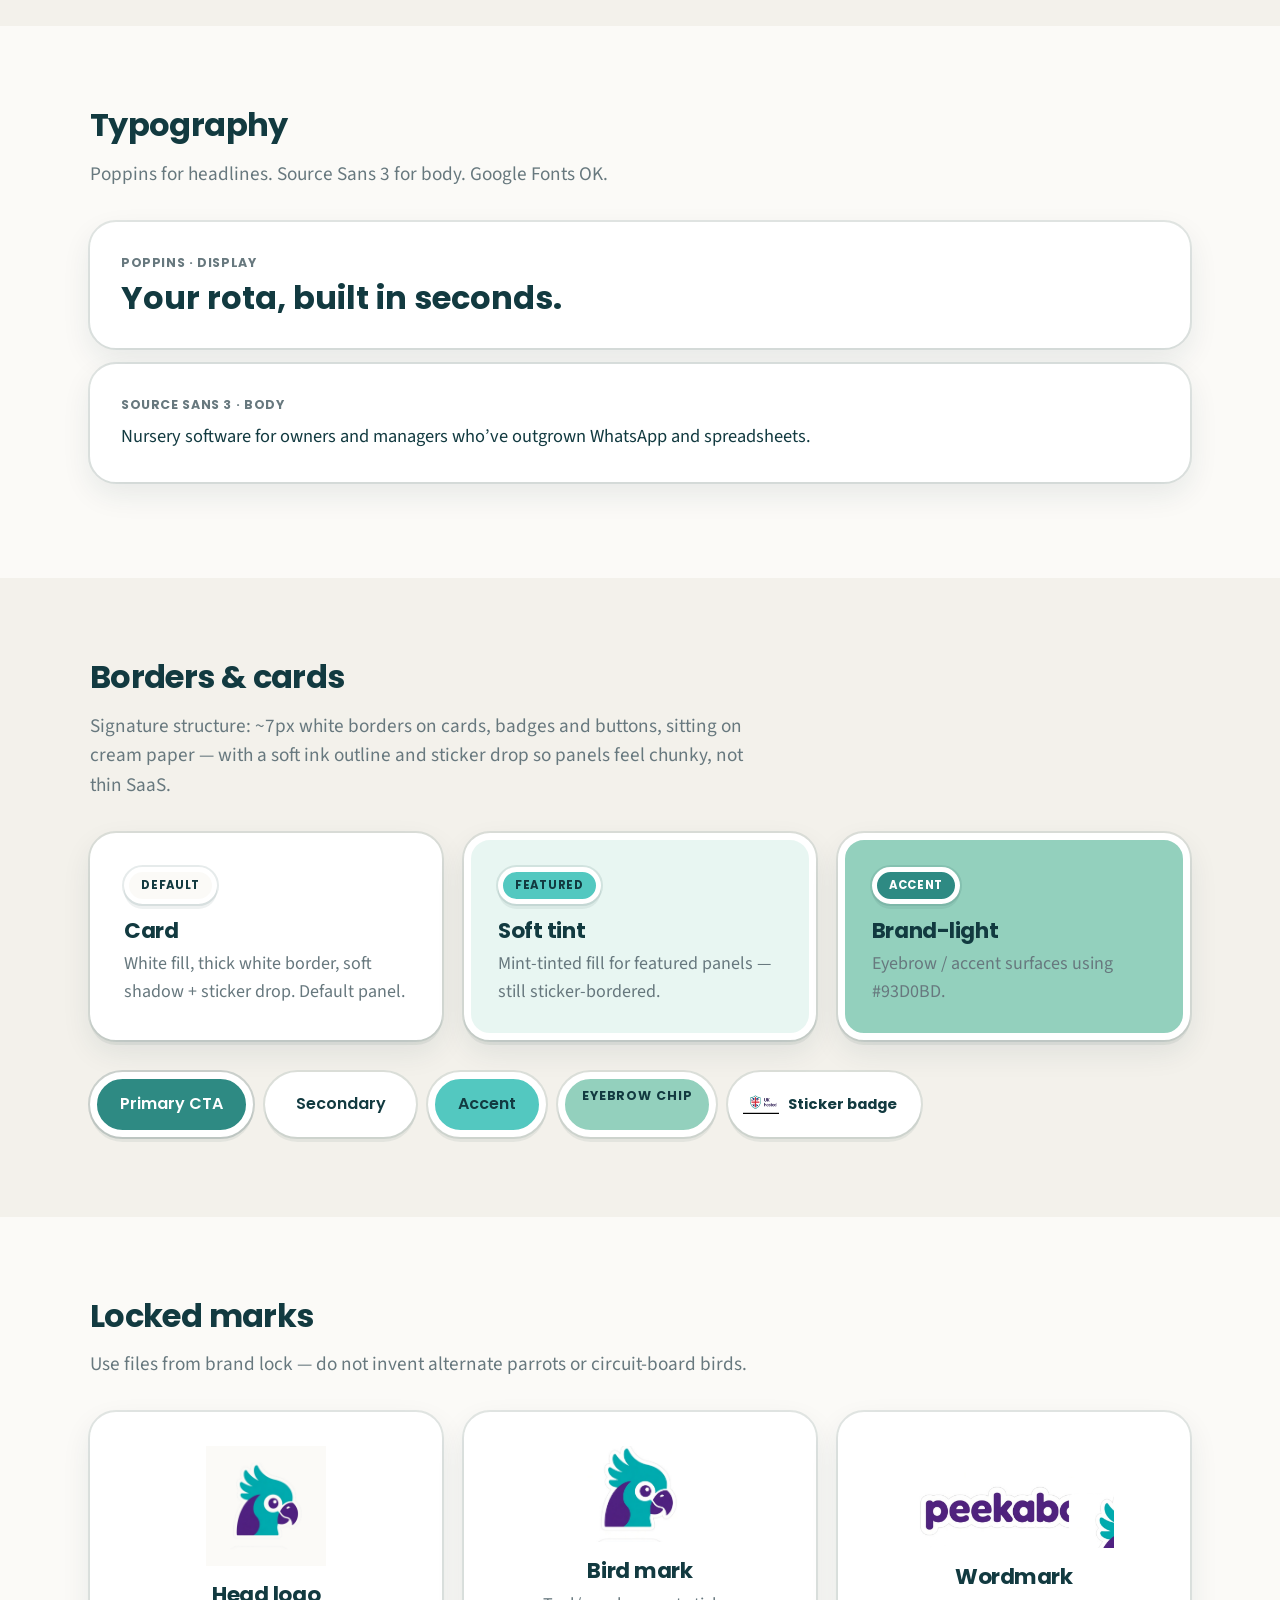
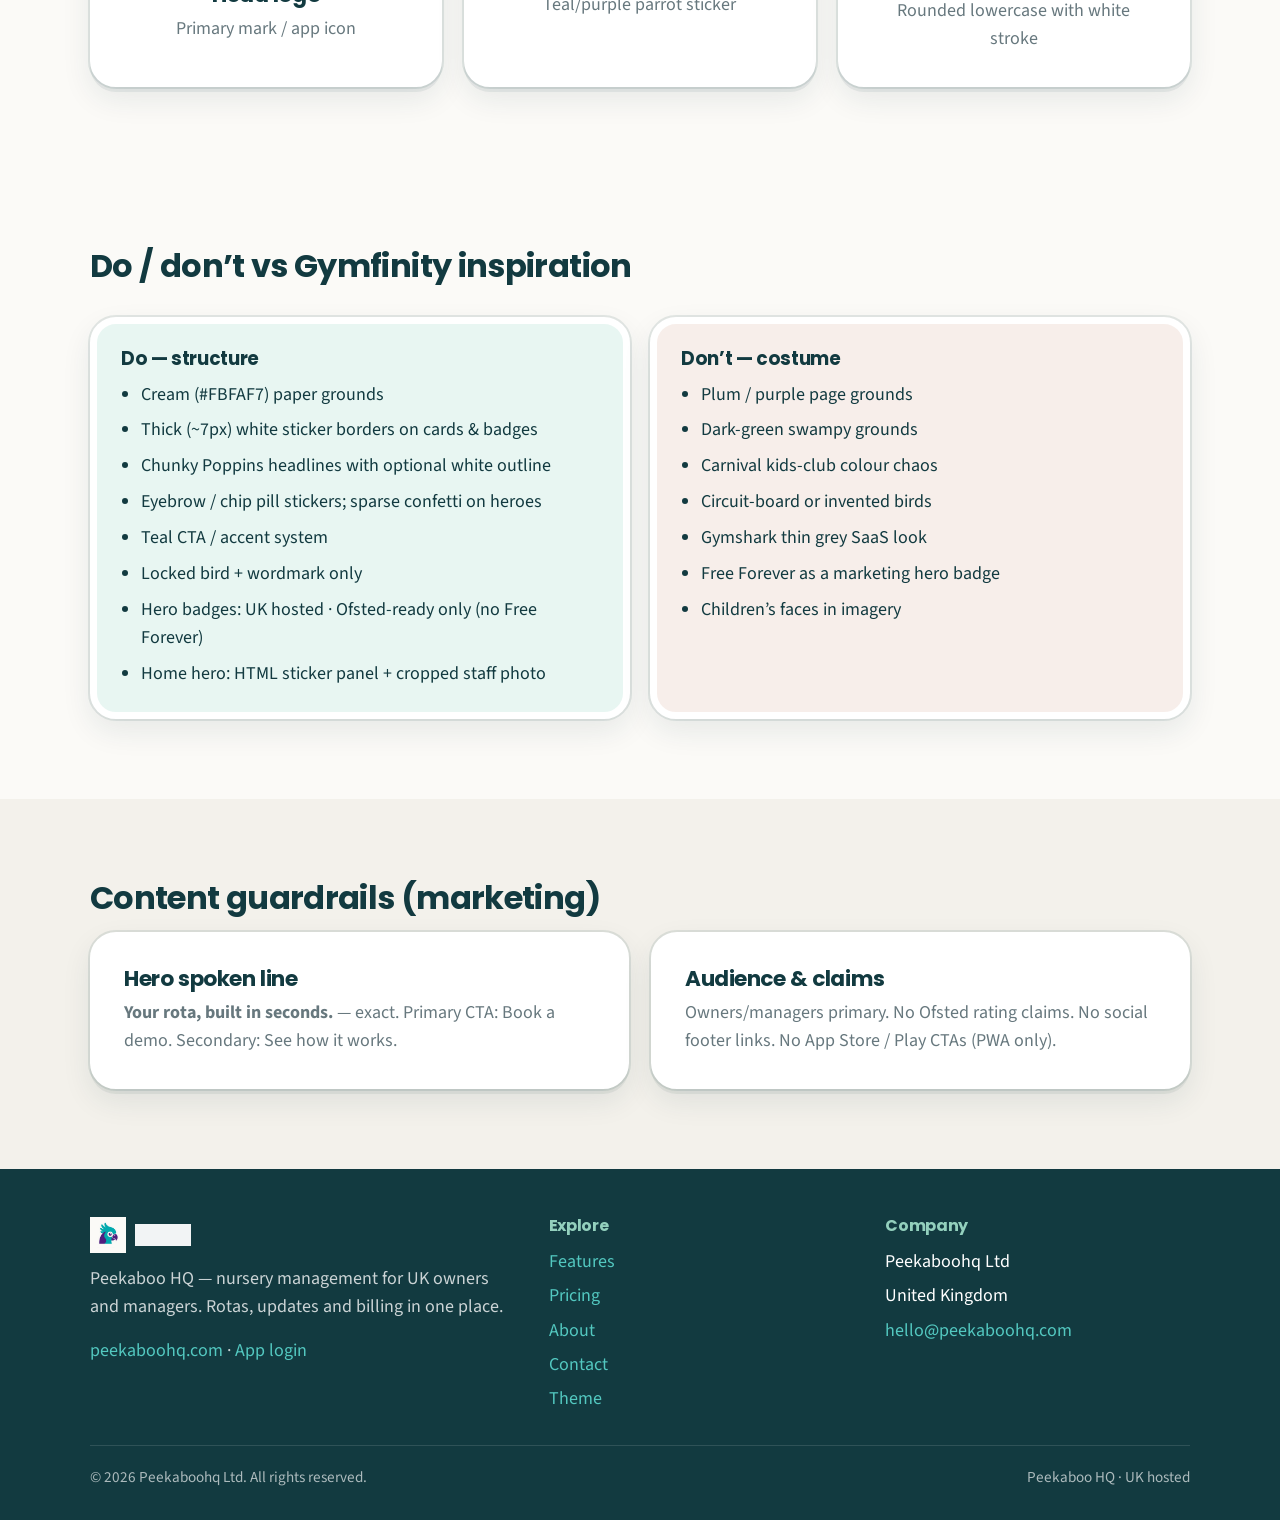
<file: theme.html>
<!DOCTYPE html>
<html lang="en-GB">
<head>
  <meta charset="utf-8">
  <meta name="viewport" content="width=device-width, initial-scale=1">
  <title>Theme — Peekaboo cream sticker track</title>
  <meta name="description" content="Internal brand page: Peekaboo cream Gymfinity structure — colours, type, borders, do/don’t.">
  <link rel="icon" href="assets/favicon.png" type="image/png">
  <link rel="apple-touch-icon" href="assets/apple-touch-icon.png">
  <link rel="preconnect" href="https://fonts.googleapis.com">
  <link rel="preconnect" href="https://fonts.gstatic.com" crossorigin>
  <link href="https://fonts.googleapis.com/css2?family=Poppins:wght@600;700&family=Source+Sans+3:wght@400;600;700&display=swap" rel="stylesheet">
  <link rel="stylesheet" href="css/styles.css">
</head>
<body>
  <a class="skip-link" href="#main">Skip to content</a>
  <header class="site-header">
    <div class="container nav">
      <a class="brand" href="index.html">
        <img class="brand__mark" src="assets/HEAD-LOGO-app-icon-1024.png" width="44" height="44" alt="">
        <img class="brand__word" src="assets/WORDMARK-peekaboo.png" alt="Peekaboo">
      </a>
      <button class="nav-toggle" type="button" aria-expanded="false" aria-controls="nav-panel" aria-label="Open menu">
        <span class="nav-toggle__bars" aria-hidden="true"></span>
      </button>
      <div class="nav__panel" id="nav-panel">
        <nav class="nav__links" aria-label="Primary">
          <a href="index.html">Home</a>
          <a href="features.html">Features</a>
          <a href="pricing.html">Pricing</a>
          <a href="about.html">About</a>
          <a href="contact.html">Contact</a>
          <a href="theme.html" aria-current="page">Theme</a>
        </nav>
        <div class="nav__cta">
          <a class="btn btn--secondary" href="https://app.peekaboohq.com">Log in</a>
          <a class="btn btn--primary" href="contact.html">Book a demo</a>
        </div>
      </div>
    </div>
  </header>

  <main id="main">
    <section class="page-hero page-hero--confetti">
      <div class="container">
        <p class="eyebrow">Internal · Brand</p>
        <h1 class="display-outline">Cream sticker track</h1>
        <p class="theme-one-liner mt-2">Gymfinity structure (thick white borders, chunky type, sticker badges on cream) — not Gymfinity costume (plum carnival grounds, kids-club colour story).</p>
      </div>
    </section>

    <section class="section" style="padding-top:0;">
      <div class="container">
        <h2 class="mb-1">Colours</h2>
        <p class="lead mb-2">Locked cream palette. Logo plum appears in marks only — never as a page ground.</p>
        <div class="swatch-grid">
          <div class="swatch">
            <div class="swatch__colour" style="background:#FBFAF7;border-bottom:1px solid rgba(18,58,64,0.1);"></div>
            <div class="swatch__meta"><strong>Cream / paper</strong>#FBFAF7 · ground</div>
          </div>
          <div class="swatch">
            <div class="swatch__colour" style="background:#123A40;"></div>
            <div class="swatch__meta"><strong>Ink</strong>#123A40 · text</div>
          </div>
          <div class="swatch">
            <div class="swatch__colour" style="background:#2E8A83;"></div>
            <div class="swatch__meta"><strong>CTA</strong>#2E8A83 · primary buttons</div>
          </div>
          <div class="swatch">
            <div class="swatch__colour" style="background:#53C8C0;"></div>
            <div class="swatch__meta"><strong>Accent</strong>#53C8C0 · highlights</div>
          </div>
          <div class="swatch">
            <div class="swatch__colour" style="background:#93D0BD;"></div>
            <div class="swatch__meta"><strong>Brand-light</strong>#93D0BD · soft fills</div>
          </div>
          <div class="swatch">
            <div class="swatch__colour" style="background:#67787E;"></div>
            <div class="swatch__meta"><strong>Muted</strong>#67787E · secondary text</div>
          </div>
          <div class="swatch">
            <div class="swatch__colour" style="background:#FFFFFF;border-bottom:1px solid rgba(18,58,64,0.1);"></div>
            <div class="swatch__meta"><strong>White</strong>#FFFFFF · sticker borders</div>
          </div>
        </div>
      </div>
    </section>

    <section class="section section--soft">
      <div class="container">
        <h2 class="mb-1">Strengthened sticker tokens</h2>
        <p class="lead mb-2">CSS custom properties that push Gymfinity structure harder across every page.</p>
        <div class="compare-wrap">
          <table class="token-table">
            <thead>
              <tr><th>Token</th><th>Value</th><th>Use</th></tr>
            </thead>
            <tbody>
              <tr><td><code>--border-white</code></td><td>7px solid #FFF</td><td>Cards, buttons, badges, hero sticker</td></tr>
              <tr><td><code>--border-white-sm</code></td><td>5px solid #FFF</td><td>Chips, icons</td></tr>
              <tr><td><code>--outline-soft</code></td><td>2px ink @ 10%</td><td>Edge read on cream</td></tr>
              <tr><td><code>--shadow-sticker</code></td><td>0 5px 0 ink @ 7%</td><td>Chunky lift under stickers</td></tr>
              <tr><td><code>--radius</code></td><td>26px</td><td>Panels / cards</td></tr>
              <tr><td><code>.eyebrow</code> / <code>.chip</code></td><td>Pill stickers</td><td>Section &amp; card labels</td></tr>
              <tr><td><code>.display-outline</code></td><td>White stroke sim</td><td>Key page H1s</td></tr>
              <tr><td><code>.hero-sticker</code></td><td>HTML composition</td><td>Home hero — staff + UK/Ofsted only</td></tr>
              <tr><td>Confetti</td><td><code>.hero--confetti</code></td><td>Sparse accent dots on heroes</td></tr>
            </tbody>
          </table>
        </div>
      </div>
    </section>

    <section class="section">
      <div class="container">
        <h2 class="mb-1">Typography</h2>
        <p class="lead mb-2">Poppins for headlines. Source Sans 3 for body. Google Fonts OK.</p>
        <div class="type-sample">
          <div class="label">Poppins · display</div>
          <p style="font-family:var(--font-display);font-size:2rem;font-weight:700;margin:0;line-height:1.15;">Your rota, built in seconds.</p>
        </div>
        <div class="type-sample">
          <div class="label">Source Sans 3 · body</div>
          <p style="margin:0;font-size:1.15rem;">Nursery software for owners and managers who’ve outgrown WhatsApp and spreadsheets.</p>
        </div>
      </div>
    </section>

    <section class="section section--soft">
      <div class="container">
        <h2 class="mb-1">Borders &amp; cards</h2>
        <p class="lead mb-2">Signature structure: ~7px white borders on cards, badges and buttons, sitting on cream paper — with a soft ink outline and sticker drop so panels feel chunky, not thin SaaS.</p>
        <div class="grid grid--3">
          <div class="card">
            <span class="chip">Default</span>
            <h3>Card</h3>
            <p>White fill, thick white border, soft shadow + sticker drop. Default panel.</p>
          </div>
          <div class="card card--soft">
            <span class="chip chip--accent">Featured</span>
            <h3>Soft tint</h3>
            <p>Mint-tinted fill for featured panels — still sticker-bordered.</p>
          </div>
          <div class="card card--tint">
            <span class="chip chip--cta">Accent</span>
            <h3>Brand-light</h3>
            <p>Eyebrow / accent surfaces using #93D0BD.</p>
          </div>
        </div>
        <div class="btn-row mt-2">
          <a class="btn btn--primary" href="#">Primary CTA</a>
          <a class="btn btn--secondary" href="#">Secondary</a>
          <a class="btn btn--accent" href="#">Accent</a>
          <span class="eyebrow" style="margin:0;">Eyebrow chip</span>
          <span class="trust__badge">
            <img src="assets/uk-hosted-shield.png" width="36" height="36" alt="">
            Sticker badge
          </span>
        </div>
      </div>
    </section>

    <section class="section">
      <div class="container">
        <h2 class="mb-1">Locked marks</h2>
        <p class="lead mb-2">Use files from brand lock — do not invent alternate parrots or circuit-board birds.</p>
        <div class="grid grid--3">
          <div class="card center">
            <img src="assets/HEAD-LOGO-app-icon-1024.png" width="120" height="120" alt="Peekaboo head logo / app icon" style="margin:0 auto 1rem;">
            <h3>Head logo</h3>
            <p>Primary mark / app icon</p>
          </div>
          <div class="card center">
            <img src="assets/BIRD-MARK.png" width="120" height="120" alt="Peekaboo bird mark" style="margin:0 auto 1rem;">
            <h3>Bird mark</h3>
            <p>Teal/purple parrot sticker</p>
          </div>
          <div class="card center">
            <img src="assets/WORDMARK-peekaboo.png" width="200" height="48" alt="peekaboo wordmark" style="margin:1.5rem auto 1rem;">
            <h3>Wordmark</h3>
            <p>Rounded lowercase with white stroke</p>
          </div>
        </div>
      </div>
    </section>

    <section class="section">
      <div class="container">
        <h2 class="mb-2">Do / don’t vs Gymfinity inspiration</h2>
        <div class="dos-donts">
          <div class="do">
            <h3>Do — structure</h3>
            <ul style="display:grid;gap:0.5rem;list-style:disc;padding-left:1.25rem;">
              <li>Cream (#FBFAF7) paper grounds</li>
              <li>Thick (~7px) white sticker borders on cards &amp; badges</li>
              <li>Chunky Poppins headlines with optional white outline</li>
              <li>Eyebrow / chip pill stickers; sparse confetti on heroes</li>
              <li>Teal CTA / accent system</li>
              <li>Locked bird + wordmark only</li>
              <li>Hero badges: UK hosted · Ofsted-ready only (no Free Forever)</li>
              <li>Home hero: HTML sticker panel + cropped staff photo</li>
            </ul>
          </div>
          <div class="dont">
            <h3>Don’t — costume</h3>
            <ul style="display:grid;gap:0.5rem;list-style:disc;padding-left:1.25rem;">
              <li>Plum / purple page grounds</li>
              <li>Dark-green swampy grounds</li>
              <li>Carnival kids-club colour chaos</li>
              <li>Circuit-board or invented birds</li>
              <li>Gymshark thin grey SaaS look</li>
              <li>Free Forever as a marketing hero badge</li>
              <li>Children’s faces in imagery</li>
            </ul>
          </div>
        </div>
      </div>
    </section>

    <section class="section section--soft">
      <div class="container">
        <h2 class="mb-1">Content guardrails (marketing)</h2>
        <div class="grid grid--2">
          <article class="card">
            <h3>Hero spoken line</h3>
            <p class="mb-0"><strong>Your rota, built in seconds.</strong> — exact. Primary CTA: Book a demo. Secondary: See how it works.</p>
          </article>
          <article class="card">
            <h3>Audience &amp; claims</h3>
            <p class="mb-0">Owners/managers primary. No Ofsted rating claims. No social footer links. No App Store / Play CTAs (PWA only).</p>
          </article>
        </div>
      </div>
    </section>
  </main>

  <footer class="site-footer">
    <div class="container">
      <div class="footer__grid">
        <div>
          <a class="footer__brand" href="index.html">
            <img src="assets/HEAD-LOGO-app-icon-1024.png" width="36" height="36" alt="">
            <img class="word" src="assets/WORDMARK-peekaboo.png" alt="Peekaboo">
          </a>
          <p>Peekaboo HQ — nursery management for UK owners and managers. Rotas, updates and billing in one place.</p>
          <p><a href="https://peekaboohq.com/">peekaboohq.com</a> · <a href="https://app.peekaboohq.com">App login</a></p>
        </div>
        <div>
          <h4>Explore</h4>
          <ul>
            <li><a href="features.html">Features</a></li>
            <li><a href="pricing.html">Pricing</a></li>
            <li><a href="about.html">About</a></li>
            <li><a href="contact.html">Contact</a></li>
            <li><a href="theme.html">Theme</a></li>
          </ul>
        </div>
        <div>
          <h4>Company</h4>
          <ul>
            <li>Peekaboohq Ltd</li>
            <li>United Kingdom</li>
            <li><a href="mailto:hello@peekaboohq.com">hello@peekaboohq.com</a></li>
          </ul>
        </div>
      </div>
      <div class="footer__bottom">
        <span>© <span data-year>2026</span> Peekaboohq Ltd. All rights reserved.</span>
        <span>Peekaboo HQ · UK hosted</span>
      </div>
    </div>
  </footer>
  <script src="js/main.js"></script>
</body>
</html>
</file>
<file: css/styles.css>
/* ============================================================
   Peekaboo HQ — Cream sticker track
   Gymfinity STRUCTURE (thick white borders, chunky type,
   sticker badges on cream) — not Gymfinity costume.
   ============================================================ */

:root {
  /* Locked cream palette */
  --cream: #FBFAF7;
  --ink: #123A40;
  --cta: #2E8A83;
  --accent: #53C8C0;
  --brand-light: #93D0BD;
  --muted: #67787E;
  --white: #FFFFFF;
  --plum: #5B3A7A; /* logo ink only — not page grounds */

  --bg: var(--cream);
  --bg-soft: #F3F1EB;
  --text: var(--ink);
  --text-muted: var(--muted);

  /* Sticker structure — Gymfinity-loud borders */
  --border-white: 7px solid var(--white);
  --border-white-sm: 5px solid var(--white);
  --border-ink: 2px solid rgba(18, 58, 64, 0.12);
  --border-ink-strong: 2.5px solid var(--ink);
  --radius: 26px;
  --radius-sm: 18px;
  --radius-pill: 999px;
  --shadow: 0 12px 30px rgba(18, 58, 64, 0.09);
  --shadow-sticker: 0 5px 0 rgba(18, 58, 64, 0.07);
  --outline-soft: 2px solid rgba(18, 58, 64, 0.1);

  --font-display: "Poppins", system-ui, sans-serif;
  --font-body: "Source Sans 3", "Source Sans Pro", system-ui, sans-serif;
  --fs-hero: clamp(2.15rem, 5vw, 3.35rem);
  --fs-h1: clamp(1.85rem, 3.5vw, 2.6rem);
  --fs-h2: clamp(1.45rem, 2.8vw, 2rem);
  --fs-h3: clamp(1.15rem, 2vw, 1.35rem);
  --fs-body: 1.125rem;
  --fs-small: 0.95rem;
  --lh: 1.55;
  --lh-tight: 1.18;

  --max: 1100px;
  --pad: clamp(1.15rem, 4vw, 1.75rem);
  --header-h: 78px;
  --transition: 0.18s ease;
}

*, *::before, *::after { box-sizing: border-box; }
html { scroll-behavior: smooth; }
body {
  margin: 0;
  font-family: var(--font-body);
  font-size: var(--fs-body);
  line-height: var(--lh);
  color: var(--text);
  background: var(--bg);
  -webkit-font-smoothing: antialiased;
}
img, svg { display: block; max-width: 100%; height: auto; }
a { color: var(--cta); text-decoration-thickness: 2px; text-underline-offset: 3px; }
a:hover { color: var(--ink); }
ul, ol { margin: 0; padding: 0; list-style: none; }
p { margin: 0 0 1rem; }
h1, h2, h3, h4 {
  font-family: var(--font-display);
  line-height: var(--lh-tight);
  font-weight: 700;
  margin: 0 0 0.7rem;
  letter-spacing: -0.02em;
  color: var(--ink);
}
h1 { font-size: var(--fs-h1); }
h2 { font-size: var(--fs-h2); }
h3 { font-size: var(--fs-h3); }
button, input, select, textarea { font: inherit; color: inherit; }

:focus-visible {
  outline: 3px solid var(--accent);
  outline-offset: 3px;
}
.skip-link {
  position: absolute;
  left: -9999px;
  top: 0;
  background: var(--ink);
  color: var(--white);
  padding: 0.75rem 1.25rem;
  z-index: 1000;
  border-radius: var(--radius-sm);
}
.skip-link:focus { left: 1rem; top: 1rem; }

.container {
  width: min(100% - 2 * var(--pad), var(--max));
  margin-inline: auto;
}
.section { padding: clamp(2.75rem, 6.5vw, 5rem) 0; }
.section--soft { background: var(--bg-soft); }
.section--cta { background: var(--ink); color: var(--white); }
.section--cta h2, .section--cta p { color: var(--white); }
.section--cta p { opacity: 0.88; }

.eyebrow {
  display: inline-block;
  font-family: var(--font-display);
  font-weight: 700;
  font-size: 0.78rem;
  text-transform: uppercase;
  letter-spacing: 0.07em;
  color: var(--ink);
  background: var(--brand-light);
  border: var(--border-white);
  outline: var(--outline-soft);
  border-radius: var(--radius-pill);
  padding: 0.45rem 1.05rem;
  margin-bottom: 1rem;
  box-shadow: var(--shadow-sticker);
}

/* Mini sticker chips for cards / sections */
.chip {
  display: inline-block;
  font-family: var(--font-display);
  font-weight: 700;
  font-size: 0.72rem;
  text-transform: uppercase;
  letter-spacing: 0.06em;
  color: var(--ink);
  background: var(--cream);
  border: var(--border-white-sm);
  outline: var(--outline-soft);
  border-radius: var(--radius-pill);
  padding: 0.28rem 0.75rem;
  margin-bottom: 0.85rem;
  box-shadow: var(--shadow-sticker);
}
.chip--accent { background: var(--accent); }
.chip--cta { background: var(--cta); color: var(--white); }
.chip--soft { background: #E8F6F2; }

/* Chunky outlined display (white stroke simulation) */
.display-outline {
  text-shadow:
    2px 0 0 var(--white),
    -2px 0 0 var(--white),
    0 2px 0 var(--white),
    0 -2px 0 var(--white),
    2px 2px 0 var(--white),
    -2px 2px 0 var(--white),
    2px -2px 0 var(--white),
    -2px -2px 0 var(--white),
    3px 3px 0 rgba(18, 58, 64, 0.06);
}
.lead { font-size: 1.2rem; color: var(--text-muted); max-width: 42rem; }
.center { text-align: center; }
.center .lead { margin-inline: auto; }

/* Header */
.site-header {
  position: sticky;
  top: 0;
  z-index: 100;
  background: rgba(251, 250, 247, 0.94);
  backdrop-filter: blur(8px);
  border-bottom: 1.5px solid rgba(18, 58, 64, 0.08);
  overflow: visible;
}
.nav {
  display: flex;
  align-items: center;
  justify-content: space-between;
  gap: 1rem;
  min-height: var(--header-h);
  overflow: visible;
}
.brand {
  display: flex;
  align-items: center;
  gap: 0.55rem;
  text-decoration: none;
  color: var(--ink);
  flex-shrink: 0;
}
.brand:hover { color: var(--ink); }
.brand__mark { width: 44px; height: 44px; flex-shrink: 0; }
.brand__word { height: 28px; width: auto; flex-shrink: 0; max-width: none; }

.nav__links {
  display: flex;
  align-items: center;
  gap: 0.15rem;
}
.nav__links a {
  text-decoration: none;
  font-family: var(--font-display);
  font-weight: 600;
  font-size: 0.95rem;
  color: var(--ink);
  padding: 0.5rem 0.8rem;
  border-radius: var(--radius-sm);
  transition: background var(--transition);
}
.nav__links a:hover,
.nav__links a[aria-current="page"] {
  background: var(--white);
  box-shadow: inset 0 0 0 2px rgba(18, 58, 64, 0.08);
  color: var(--ink);
}
.nav__cta { display: flex; align-items: center; gap: 0.5rem; }

.nav-toggle {
  display: none;
  background: var(--white);
  border: var(--border-white);
  outline: var(--outline-soft);
  border-radius: var(--radius-sm);
  width: 48px;
  height: 48px;
  cursor: pointer;
  padding: 0;
  align-items: center;
  justify-content: center;
  box-shadow: var(--shadow-sticker);
}
.nav-toggle__bars {
  display: block;
  width: 20px;
  height: 2.5px;
  background: var(--ink);
  border-radius: 2px;
  position: relative;
}
.nav-toggle__bars::before,
.nav-toggle__bars::after {
  content: "";
  position: absolute;
  left: 0;
  width: 20px;
  height: 2.5px;
  background: var(--ink);
  border-radius: 2px;
}
.nav-toggle__bars::before { top: -6px; }
.nav-toggle__bars::after { top: 6px; }
.nav-toggle[aria-expanded="true"] .nav-toggle__bars { background: transparent; }
.nav-toggle[aria-expanded="true"] .nav-toggle__bars::before {
  top: 0; transform: rotate(45deg);
}
.nav-toggle[aria-expanded="true"] .nav-toggle__bars::after {
  top: 0; transform: rotate(-45deg);
}

@media (max-width: 900px) {
  .nav-toggle { display: flex; }
  .brand__word { height: 22px; }
  .brand__mark { width: 40px; height: 40px; }
  .nav__panel {
    display: none;
    position: absolute;
    top: 100%;
    left: 0;
    right: 0;
    background: var(--cream);
    border-bottom: 1.5px solid rgba(18, 58, 64, 0.1);
    padding: 1rem var(--pad) 1.5rem;
    flex-direction: column;
    gap: 0.5rem;
    box-shadow: var(--shadow);
  }
  .nav__panel.is-open { display: flex; }
  .nav__links { flex-direction: column; align-items: stretch; }
  .nav__cta { flex-direction: column; width: 100%; margin-top: 0.5rem; }
  .nav__cta .btn { width: 100%; justify-content: center; }
}
@media (min-width: 901px) {
  .nav__panel {
    display: flex !important;
    align-items: center;
    gap: 1rem;
    flex: 1;
    justify-content: flex-end;
  }
}

/* Buttons — chunky sticker CTAs */
.btn {
  display: inline-flex;
  align-items: center;
  justify-content: center;
  gap: 0.4rem;
  font-family: var(--font-display);
  font-weight: 600;
  font-size: 1rem;
  text-decoration: none;
  border: var(--border-white);
  outline: var(--outline-soft);
  border-radius: var(--radius-pill);
  padding: 0.78rem 1.45rem;
  cursor: pointer;
  box-shadow: var(--shadow-sticker);
  transition: transform var(--transition), box-shadow var(--transition), background var(--transition);
  white-space: nowrap;
  color: var(--ink);
  background: var(--white);
}
.btn:hover {
  transform: translateY(-2px);
  box-shadow: 0 8px 0 rgba(18, 58, 64, 0.06);
  color: var(--ink);
  text-decoration: none;
}
.btn:active { transform: translateY(0); box-shadow: none; }
.btn--primary {
  background: var(--cta);
  color: var(--white);
  outline-color: rgba(18, 58, 64, 0.18);
}
.btn--primary:hover { background: #267a74; color: var(--white); }
.btn--secondary {
  background: var(--white);
  color: var(--ink);
}
.btn--ghost {
  background: transparent;
  border-color: transparent;
  outline: 2px solid rgba(255, 255, 255, 0.35);
  color: var(--white);
  box-shadow: none;
}
.btn--ghost:hover { background: rgba(255,255,255,0.1); color: var(--white); }
.btn--accent { background: var(--accent); color: var(--ink); }
.btn--lg { padding: 0.9rem 1.65rem; font-size: 1.08rem; }
.btn-row { display: flex; flex-wrap: wrap; gap: 0.75rem; }

/* Cards — thick white sticker borders on cream */
.card {
  background: var(--white);
  border: var(--border-white);
  outline: var(--outline-soft);
  border-radius: var(--radius);
  padding: 1.7rem;
  box-shadow: var(--shadow), var(--shadow-sticker);
  height: 100%;
}
.card--tint {
  background: var(--brand-light);
}
.card--soft {
  background: #E8F6F2;
}
.card__icon {
  width: 54px;
  height: 54px;
  display: flex;
  align-items: center;
  justify-content: center;
  font-size: 1.5rem;
  background: var(--cream);
  border: var(--border-white-sm);
  outline: var(--outline-soft);
  border-radius: var(--radius-sm);
  margin-bottom: 1rem;
  box-shadow: var(--shadow-sticker);
}
.card h3 { margin-bottom: 0.45rem; }
.card p:last-child { margin-bottom: 0; color: var(--text-muted); }

.grid { display: grid; gap: 1.35rem; }
.grid--2 { grid-template-columns: repeat(2, 1fr); }
.grid--3 { grid-template-columns: repeat(3, 1fr); }
.grid--4 { grid-template-columns: repeat(4, 1fr); }
@media (max-width: 900px) {
  .grid--3, .grid--4 { grid-template-columns: repeat(2, 1fr); }
}
@media (max-width: 600px) {
  .grid--2, .grid--3, .grid--4 { grid-template-columns: 1fr; }
}

/* Hero */
.hero {
  padding: clamp(2.5rem, 6vw, 4.25rem) 0 2.5rem;
  background: var(--cream);
  position: relative;
  overflow: hidden;
}
.hero--confetti::before,
.hero--confetti::after,
.page-hero--confetti::before,
.page-hero--confetti::after {
  content: "";
  position: absolute;
  width: 12px;
  height: 8px;
  border-radius: 3px;
  pointer-events: none;
  opacity: 0.85;
}
.hero--confetti::before,
.page-hero--confetti::before {
  top: 18%;
  right: 8%;
  background: var(--accent);
  box-shadow:
    -120px 40px 0 -2px #F5A9C5,
    -40px 90px 0 0 #E8C547,
    60px 120px 0 -1px var(--brand-light),
    -180px 160px 0 0 var(--cta);
}
.hero--confetti::after,
.page-hero--confetti::after {
  bottom: 14%;
  left: 6%;
  background: #F5A9C5;
  box-shadow:
    90px -50px 0 0 var(--accent),
    160px 20px 0 -1px #E8C547,
    40px 70px 0 0 var(--brand-light);
}
.hero__grid {
  display: grid;
  grid-template-columns: 1.05fr 0.95fr;
  gap: 2.25rem;
  align-items: center;
  position: relative;
  z-index: 1;
}
@media (max-width: 860px) {
  .hero__grid { grid-template-columns: 1fr; }
}
.hero h1 {
  font-size: var(--fs-hero);
  margin-bottom: 0.85rem;
}
.hero .lead { margin-bottom: 1.35rem; }
.hero__proof {
  margin-top: 1rem;
  font-size: var(--fs-small);
  color: var(--muted);
}

/* HTML sticker composition — staff photo + trust badges only */
.hero-sticker {
  background: var(--cream);
  border: var(--border-white);
  outline: var(--outline-soft);
  border-radius: var(--radius);
  padding: 1.1rem 1.1rem 1.2rem;
  box-shadow: var(--shadow), var(--shadow-sticker);
  position: relative;
}
.hero-sticker__photo {
  background: var(--white);
  border: var(--border-white);
  outline: var(--outline-soft);
  border-radius: calc(var(--radius) - 4px);
  overflow: hidden;
  box-shadow: var(--shadow-sticker);
}
.hero-sticker__photo img {
  width: 100%;
  height: auto;
  display: block;
  object-fit: cover;
  aspect-ratio: 1 / 1;
}
.hero-sticker__badges {
  display: flex;
  flex-wrap: wrap;
  gap: 0.65rem;
  justify-content: center;
  margin-top: 1rem;
}

.hero__panel {
  background: var(--white);
  border: var(--border-white);
  outline: var(--outline-soft);
  border-radius: var(--radius);
  padding: 1.15rem;
  box-shadow: var(--shadow), var(--shadow-sticker);
  overflow: hidden;
}
.hero__panel img {
  width: 100%;
  border-radius: calc(var(--radius) - 8px);
}
.hero-bullets {
  margin: 1.25rem 0 1.5rem;
  display: grid;
  gap: 0.65rem;
}
.hero-bullets li {
  display: flex;
  align-items: flex-start;
  gap: 0.65rem;
  font-weight: 600;
  color: var(--ink);
}
.hero-bullets li::before {
  content: "";
  flex-shrink: 0;
  width: 22px;
  height: 22px;
  margin-top: 0.15rem;
  border-radius: 50%;
  background: var(--accent);
  border: 4px solid var(--white);
  outline: 2px solid rgba(18, 58, 64, 0.12);
  box-shadow: inset 0 0 0 5px var(--cream);
}

/* Trust / badge strip — UK hosted · Ofsted-ready only on heroes */
.trust {
  display: flex;
  flex-wrap: wrap;
  justify-content: center;
  align-items: center;
  gap: 1rem 1.75rem;
  padding: 1.35rem 0;
  border-block: 1.5px solid rgba(18, 58, 64, 0.08);
  background: var(--bg-soft);
}
.trust__badge {
  display: inline-flex;
  align-items: center;
  gap: 0.55rem;
  background: var(--white);
  border: var(--border-white);
  outline: var(--outline-soft);
  border-radius: var(--radius-pill);
  padding: 0.45rem 1.05rem 0.45rem 0.5rem;
  font-family: var(--font-display);
  font-weight: 700;
  font-size: 0.92rem;
  box-shadow: var(--shadow-sticker);
  color: var(--ink);
}
.trust__badge img {
  width: 36px;
  height: 36px;
  object-fit: contain;
}

/* Feature rows */
.feature-row {
  display: grid;
  grid-template-columns: 1fr 1fr;
  gap: 2rem;
  align-items: center;
  margin-bottom: 2.75rem;
}
.feature-row:last-child { margin-bottom: 0; }
.feature-row--flip .feature-row__copy { order: 2; }
@media (max-width: 750px) {
  .feature-row { grid-template-columns: 1fr; }
  .feature-row--flip .feature-row__copy { order: 0; }
}
.feature-visual {
  background: var(--white);
  border: var(--border-white);
  outline: var(--outline-soft);
  border-radius: var(--radius);
  padding: 1.5rem;
  box-shadow: var(--shadow);
  min-height: 200px;
}
.pain {
  font-size: var(--fs-small);
  color: var(--muted);
  font-style: italic;
  margin-bottom: 0.5rem;
}
.safer {
  margin-top: 0.85rem;
  padding: 0.75rem 1rem;
  background: #E8F6F2;
  border: var(--border-white);
  outline: var(--outline-soft);
  border-radius: var(--radius-sm);
  font-size: var(--fs-small);
  color: var(--ink);
}

.fake-ui { display: grid; gap: 0.55rem; }
.fake-bar {
  height: 14px;
  border-radius: 8px;
  background: var(--bg-soft);
  border: 2px solid rgba(18, 58, 64, 0.08);
}
.fake-bar--short { width: 55%; }
.fake-bar--a { background: var(--accent); width: 72%; }
.fake-bar--c { background: var(--cta); width: 48%; }
.fake-bar--l { background: var(--brand-light); width: 88%; }
.fake-pills { display: flex; flex-wrap: wrap; gap: 0.4rem; margin-top: 0.5rem; }
.fake-pill {
  padding: 0.35rem 0.75rem;
  border-radius: var(--radius-pill);
  border: 3px solid var(--white);
  outline: var(--outline-soft);
  font-size: 0.78rem;
  font-weight: 700;
  font-family: var(--font-display);
  background: var(--cream);
  color: var(--ink);
}
.fake-pill--a { background: var(--accent); }
.fake-pill--c { background: var(--cta); color: var(--white); }
.fake-pill--l { background: var(--brand-light); }

/* Pricing */
.price-grid {
  display: grid;
  grid-template-columns: repeat(4, 1fr);
  gap: 1.15rem;
  align-items: stretch;
}
@media (max-width: 1000px) {
  .price-grid { grid-template-columns: repeat(2, 1fr); }
}
@media (max-width: 560px) {
  .price-grid { grid-template-columns: 1fr; }
}
.price-card {
  background: var(--white);
  border: var(--border-white);
  outline: var(--outline-soft);
  border-radius: var(--radius);
  padding: 1.45rem;
  box-shadow: var(--shadow);
  display: flex;
  flex-direction: column;
  position: relative;
}
.price-card--featured {
  background: #E8F6F2;
  outline-color: var(--cta);
  outline-width: 2.5px;
}
.price-card__badge {
  position: absolute;
  top: -12px;
  right: 1rem;
  background: var(--cta);
  color: var(--white);
  font-family: var(--font-display);
  font-weight: 600;
  font-size: 0.75rem;
  padding: 0.3rem 0.75rem;
  border: 4px solid var(--white);
  outline: var(--outline-soft);
  border-radius: var(--radius-pill);
  box-shadow: var(--shadow-sticker);
}
.price-card__tier {
  font-family: var(--font-display);
  font-size: 1.25rem;
  font-weight: 700;
  margin-bottom: 0.2rem;
}
.price-card__price {
  font-family: var(--font-display);
  font-size: 1.85rem;
  font-weight: 700;
  margin: 0.45rem 0;
  color: var(--ink);
}
.price-card__price small {
  font-size: 0.95rem;
  font-weight: 500;
  color: var(--muted);
}
.price-card ul {
  flex: 1;
  margin: 0.85rem 0 1.35rem;
  display: grid;
  gap: 0.45rem;
}
.price-card li {
  padding-left: 1.4rem;
  position: relative;
  font-size: var(--fs-small);
  color: var(--text-muted);
}
.price-card li::before {
  content: "✓";
  position: absolute;
  left: 0;
  font-weight: 800;
  color: var(--cta);
}

.compare {
  width: 100%;
  border-collapse: collapse;
  background: var(--white);
  border: var(--border-white);
  outline: var(--outline-soft);
  border-radius: var(--radius);
  overflow: hidden;
  box-shadow: var(--shadow);
  font-size: var(--fs-small);
}
.compare th, .compare td {
  padding: 0.8rem 1rem;
  text-align: left;
  border-bottom: 1.5px solid rgba(18, 58, 64, 0.08);
}
.compare th {
  font-family: var(--font-display);
  background: var(--bg-soft);
  font-weight: 600;
}
.compare tr:last-child td { border-bottom: none; }
.compare-wrap { overflow-x: auto; }

/* Forms */
.form-card {
  background: var(--white);
  border: var(--border-white);
  outline: var(--outline-soft);
  border-radius: var(--radius);
  padding: 2rem;
  box-shadow: var(--shadow);
  max-width: 560px;
}
.form-group { margin-bottom: 1.1rem; }
.form-group label {
  display: block;
  font-family: var(--font-display);
  font-weight: 600;
  margin-bottom: 0.35rem;
  font-size: 0.95rem;
}
.form-group input,
.form-group select,
.form-group textarea {
  width: 100%;
  padding: 0.72rem 1rem;
  border: 2px solid rgba(18, 58, 64, 0.15);
  border-radius: var(--radius-sm);
  background: var(--cream);
  transition: background var(--transition), border-color var(--transition);
}
.form-group input:focus,
.form-group select:focus,
.form-group textarea:focus {
  background: var(--white);
  border-color: var(--cta);
  outline: 3px solid rgba(83, 200, 192, 0.35);
  outline-offset: 1px;
}
.form-group textarea { min-height: 130px; resize: vertical; }
.form-success {
  display: none;
  background: #E8F6F2;
  border: var(--border-white);
  outline: var(--outline-soft);
  border-radius: var(--radius);
  padding: 1.5rem;
  box-shadow: var(--shadow);
  max-width: 560px;
}
.form-success.is-visible { display: block; }
.form-card.is-hidden { display: none; }

/* Theme page */
.swatch-grid {
  display: grid;
  grid-template-columns: repeat(auto-fill, minmax(140px, 1fr));
  gap: 1rem;
}
.swatch {
  border: var(--border-white);
  outline: var(--outline-soft);
  border-radius: var(--radius-sm);
  overflow: hidden;
  box-shadow: var(--shadow-sticker);
  background: var(--white);
}
.swatch__colour { height: 80px; }
.swatch__meta { padding: 0.75rem; font-size: 0.85rem; }
.swatch__meta strong { display: block; font-family: var(--font-display); }
.dos-donts {
  display: grid;
  grid-template-columns: 1fr 1fr;
  gap: 1.25rem;
}
@media (max-width: 650px) { .dos-donts { grid-template-columns: 1fr; } }
.do, .dont {
  border: var(--border-white);
  outline: var(--outline-soft);
  border-radius: var(--radius);
  padding: 1.5rem;
  box-shadow: var(--shadow);
}
.do { background: #E8F6F2; }
.dont { background: #F7EEEA; }
.do h3, .dont h3 { font-size: 1.15rem; }
.type-sample {
  border: var(--border-white);
  outline: var(--outline-soft);
  border-radius: var(--radius);
  padding: 1.5rem;
  background: var(--white);
  box-shadow: var(--shadow);
  margin-bottom: 1rem;
}
.type-sample .label {
  font-size: 0.78rem;
  text-transform: uppercase;
  letter-spacing: 0.05em;
  color: var(--muted);
  margin-bottom: 0.5rem;
  font-weight: 700;
  font-family: var(--font-display);
}
.theme-one-liner {
  background: var(--white);
  border: var(--border-white);
  outline: 3px solid var(--cta);
  border-radius: var(--radius);
  padding: 1.6rem 1.85rem;
  box-shadow: var(--shadow), var(--shadow-sticker);
  font-size: 1.2rem;
  font-weight: 600;
  color: var(--ink);
}
.token-table {
  width: 100%;
  border-collapse: collapse;
  background: var(--white);
  border: var(--border-white);
  outline: var(--outline-soft);
  border-radius: var(--radius);
  overflow: hidden;
  box-shadow: var(--shadow);
  font-size: var(--fs-small);
}
.token-table th, .token-table td {
  padding: 0.75rem 1rem;
  text-align: left;
  border-bottom: 1.5px solid rgba(18, 58, 64, 0.08);
}
.token-table th {
  font-family: var(--font-display);
  background: var(--bg-soft);
  font-weight: 700;
}
.token-table tr:last-child td { border-bottom: none; }
.token-table code {
  font-size: 0.88em;
  background: var(--cream);
  padding: 0.15rem 0.4rem;
  border-radius: 6px;
}

/* CTA banner */
.cta-banner {
  background: var(--ink);
  color: var(--white);
  border: var(--border-white);
  outline: var(--outline-soft);
  border-radius: var(--radius);
  padding: clamp(2rem, 4vw, 2.75rem);
  box-shadow: var(--shadow);
  text-align: center;
}
.cta-banner h2 { color: var(--white); }
.cta-banner p {
  color: rgba(255,255,255,0.85);
  max-width: 36rem;
  margin-inline: auto;
  margin-bottom: 1.5rem;
}

.story-panel {
  background: var(--white);
  border: var(--border-white);
  outline: var(--outline-soft);
  border-radius: var(--radius);
  padding: clamp(1.5rem, 4vw, 2.35rem);
  box-shadow: var(--shadow);
}

/* Footer — no social */
.site-footer {
  background: var(--ink);
  color: var(--white);
  padding: 3rem 0 2rem;
}
.footer__grid {
  display: grid;
  grid-template-columns: 1.4fr 1fr 1fr;
  gap: 2rem;
  margin-bottom: 2rem;
}
@media (max-width: 700px) {
  .footer__grid { grid-template-columns: 1fr; }
}
.site-footer a { color: var(--accent); text-decoration: none; }
.site-footer a:hover { color: var(--brand-light); text-decoration: underline; }
.site-footer h4 {
  font-family: var(--font-display);
  color: var(--brand-light);
  margin-bottom: 0.75rem;
  font-size: 1rem;
}
.site-footer ul { display: grid; gap: 0.4rem; }
.site-footer p { color: rgba(255,255,255,0.78); }
.footer__brand {
  display: flex;
  align-items: center;
  gap: 0.55rem;
  margin-bottom: 0.75rem;
  text-decoration: none;
}
.footer__brand:hover { opacity: 0.9; }
.footer__brand img:first-child { width: 36px; height: 36px; }
.footer__brand .word { height: 22px; width: auto; filter: brightness(0) invert(1); opacity: 0.95; }
.footer__bottom {
  border-top: 1.5px solid rgba(255,255,255,0.12);
  padding-top: 1.25rem;
  font-size: var(--fs-small);
  color: rgba(255,255,255,0.65);
  display: flex;
  flex-wrap: wrap;
  gap: 0.5rem 1.5rem;
  justify-content: space-between;
}

.mt-0 { margin-top: 0; }
.mb-0 { margin-bottom: 0; }
.mb-1 { margin-bottom: 1rem; }
.mb-2 { margin-bottom: 2rem; }
.mt-2 { margin-top: 2rem; }
.page-hero {
  padding: clamp(2.25rem, 5vw, 3.5rem) 0 1.5rem;
  position: relative;
  overflow: hidden;
}
.page-hero h1.display-outline,
.page-hero .display-outline {
  margin-bottom: 0.85rem;
}
.visually-hidden {
  position: absolute;
  width: 1px; height: 1px;
  padding: 0; margin: -1px;
  overflow: hidden; clip: rect(0,0,0,0);
  border: 0;
}


@media (max-width: 380px) {
  .brand__word { height: 18px; }
  .brand__mark { width: 36px; height: 36px; }
  .brand { gap: 0.4rem; }
}
</file>
